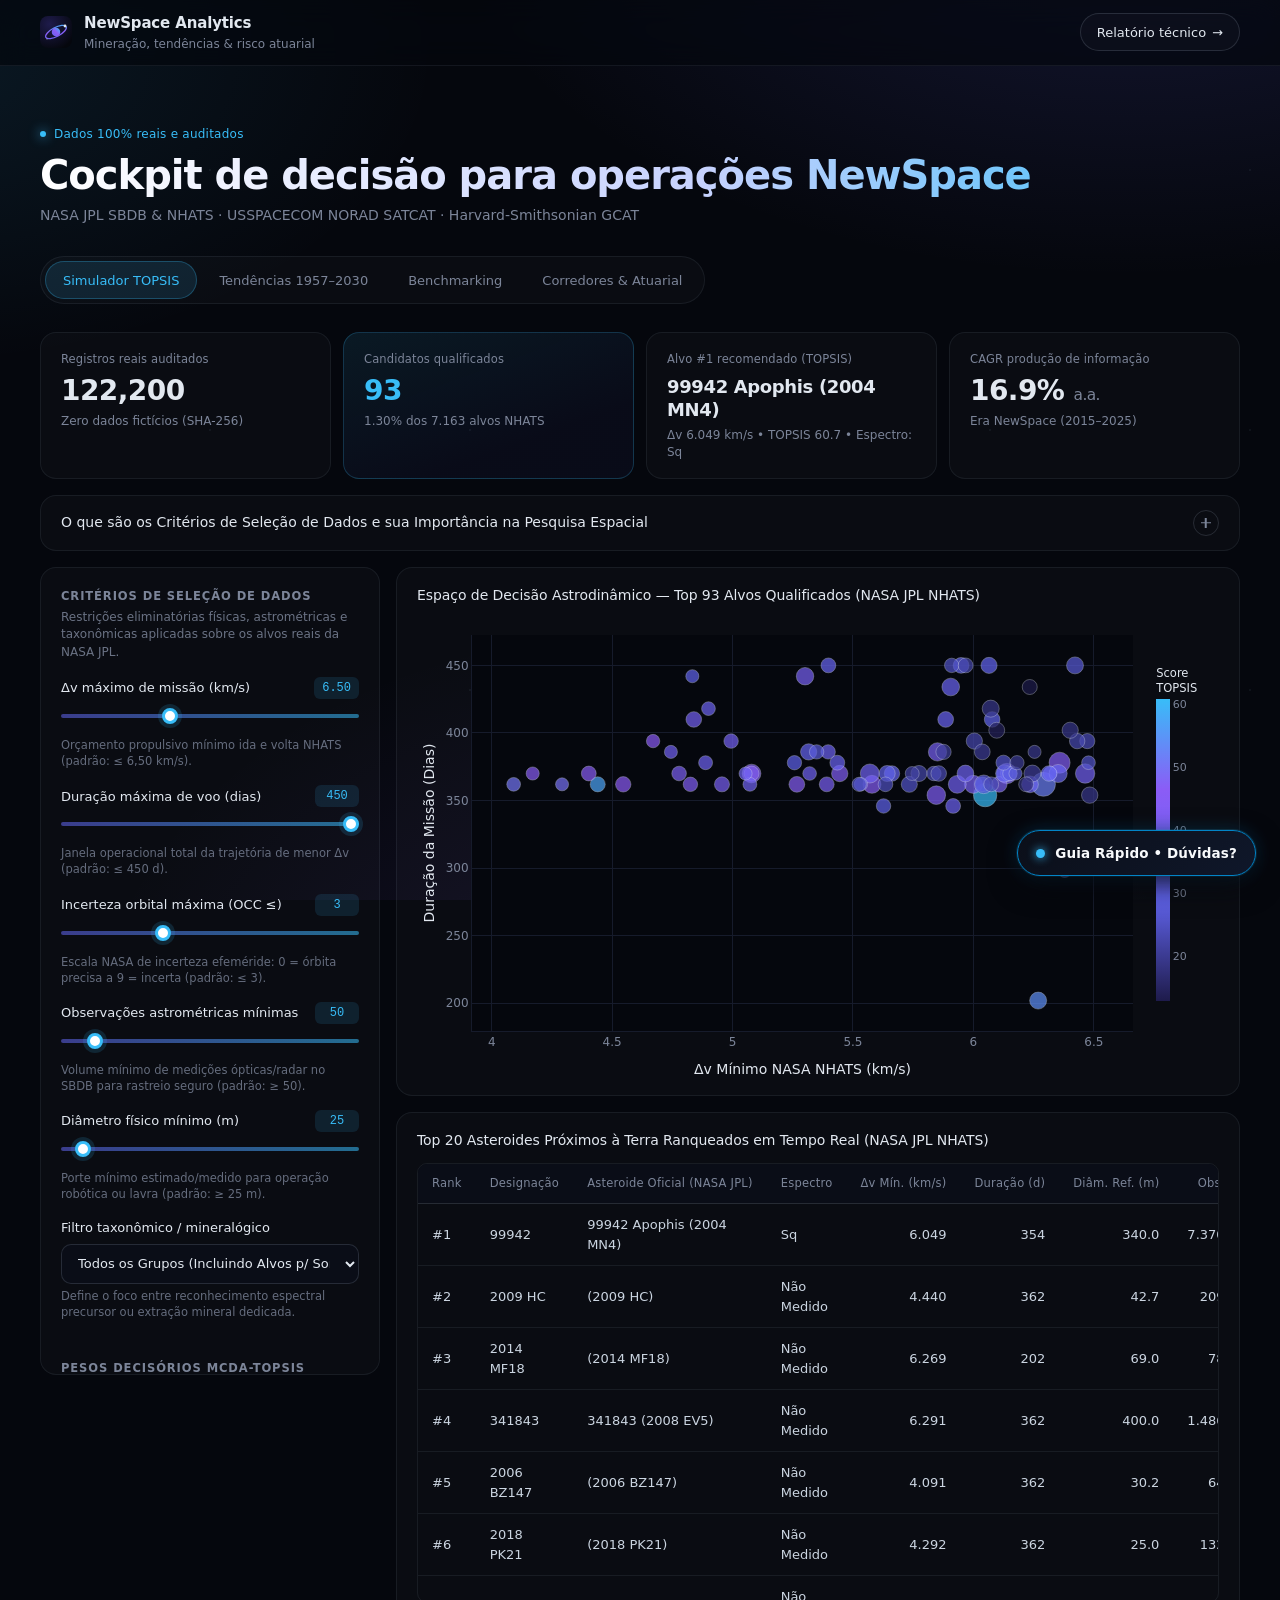
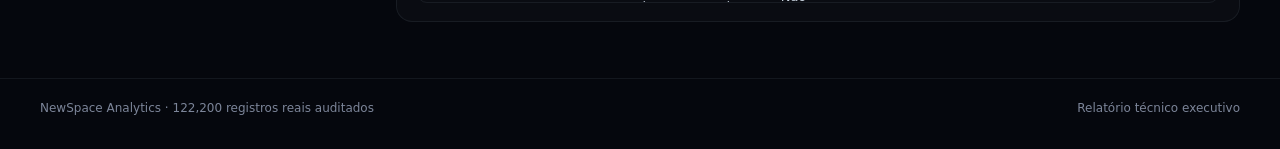
<file: docs/index.html>
<!DOCTYPE html>
<html lang="pt-BR">
<head>
<meta charset="utf-8">
<meta name="viewport" content="width=device-width, initial-scale=1.0">
<meta name="theme-color" content="#05070D">
<title>NewSpace Analytics Cockpit — Benchmarking, Tendências &amp; Decisão Multicritério</title>
<link rel="icon" type="image/svg+xml" href="favicon.svg">
<link rel="alternate icon" href="data:image/svg+xml,%3Csvg%20xmlns%3D%22http%3A//www.w3.org/2000/svg%22%20viewBox%3D%220%200%2064%2064%22%3E%0A%20%20%3Cdefs%3E%0A%20%20%20%20%3CradialGradient%20id%3D%22bg%22%20cx%3D%2230%25%22%20cy%3D%2225%25%22%20r%3D%2285%25%22%3E%0A%20%20%20%20%20%20%3Cstop%20offset%3D%220%25%22%20stop-color%3D%22%231E1B4B%22/%3E%0A%20%20%20%20%20%20%3Cstop%20offset%3D%22100%25%22%20stop-color%3D%22%2305070D%22/%3E%0A%20%20%20%20%3C/radialGradient%3E%0A%20%20%20%20%3ClinearGradient%20id%3D%22orb%22%20x1%3D%220%25%22%20y1%3D%22100%25%22%20x2%3D%22100%25%22%20y2%3D%220%25%22%3E%0A%20%20%20%20%20%20%3Cstop%20offset%3D%220%25%22%20stop-color%3D%22%236366F1%22/%3E%0A%20%20%20%20%20%20%3Cstop%20offset%3D%2250%25%22%20stop-color%3D%22%238B5CF6%22/%3E%0A%20%20%20%20%20%20%3Cstop%20offset%3D%22100%25%22%20stop-color%3D%22%2338BDF8%22/%3E%0A%20%20%20%20%3C/linearGradient%3E%0A%20%20%3C/defs%3E%0A%20%20%3Crect%20width%3D%2264%22%20height%3D%2264%22%20rx%3D%2216%22%20fill%3D%22url%28%23bg%29%22/%3E%0A%20%20%3Cellipse%20cx%3D%2232%22%20cy%3D%2232%22%20rx%3D%2223%22%20ry%3D%229%22%20transform%3D%22rotate%28-28%2032%2032%29%22%20fill%3D%22none%22%20stroke%3D%22url%28%23orb%29%22%20stroke-width%3D%222.6%22/%3E%0A%20%20%3Ccircle%20cx%3D%2232%22%20cy%3D%2232%22%20r%3D%228.5%22%20fill%3D%22url%28%23orb%29%22/%3E%0A%20%20%3Ccircle%20cx%3D%2250%22%20cy%3D%2220%22%20r%3D%222.8%22%20fill%3D%22%23E2E8F0%22/%3E%0A%20%20%3Ccircle%20cx%3D%2214%22%20cy%3D%2246%22%20r%3D%221.2%22%20fill%3D%22%23E2E8F0%22%20opacity%3D%220.6%22/%3E%0A%3C/svg%3E">
<link rel="stylesheet" href="assets/css/dashboard.css?v=51546fa5">
<link rel="stylesheet" href="assets/css/nsa-chatbot.css?v=51546fa5">
<script defer src="assets/vendor/plotly.min.js?v=4.1.1"></script>
<script defer src="assets/data/dashboard-data.js?v=51546fa5"></script>
<script defer src="assets/js/data-loader.js?v=51546fa5"></script>
<script defer src="assets/js/topsis-engine.js?v=51546fa5"></script>
<script defer src="assets/js/table-renderer.js?v=51546fa5"></script>
<script defer src="assets/js/chart-renderer.js?v=51546fa5"></script>
<script defer src="assets/js/ui-controller.js?v=51546fa5"></script>
<script defer src="assets/js/nsa-chatbot.js?v=51546fa5"></script>
</head>
<body>
<div class="space-backdrop" aria-hidden="true"></div>

<header class="topbar">
  <div class="topbar-inner">
    <a class="brand" href="./" aria-label="NewSpace Analytics — início">
      <span class="brand-logo"><svg xmlns="http://www.w3.org/2000/svg" viewBox="0 0 64 64">
  <defs>
    <radialGradient id="bg" cx="30%" cy="25%" r="85%">
      <stop offset="0%" stop-color="#1E1B4B"/>
      <stop offset="100%" stop-color="#05070D"/>
    </radialGradient>
    <linearGradient id="orb" x1="0%" y1="100%" x2="100%" y2="0%">
      <stop offset="0%" stop-color="#6366F1"/>
      <stop offset="50%" stop-color="#8B5CF6"/>
      <stop offset="100%" stop-color="#38BDF8"/>
    </linearGradient>
  </defs>
  <rect width="64" height="64" rx="16" fill="url(#bg)"/>
  <ellipse cx="32" cy="32" rx="23" ry="9" transform="rotate(-28 32 32)" fill="none" stroke="url(#orb)" stroke-width="2.6"/>
  <circle cx="32" cy="32" r="8.5" fill="url(#orb)"/>
  <circle cx="50" cy="20" r="2.8" fill="#E2E8F0"/>
  <circle cx="14" cy="46" r="1.2" fill="#E2E8F0" opacity="0.6"/>
</svg></span>
      <span class="brand-text">
        <span class="brand-title">NewSpace Analytics</span>
        <span class="brand-sub">Mineração, tendências &amp; risco atuarial</span>
      </span>
    </a>
    <a class="report-btn" href="relatorio.html">Relatório técnico <span aria-hidden="true">&rarr;</span></a>
  </div>
</header>

<section class="hero">
  <span class="eyebrow">Dados 100% reais e auditados</span>
  <h1 class="hero-title">Cockpit de decisão para operações NewSpace</h1>
  <p class="hero-sub">NASA JPL SBDB &amp; NHATS &middot; USSPACECOM NORAD SATCAT &middot; Harvard-Smithsonian GCAT</p>
</section>

<nav class="tabs" aria-label="Seções do painel">
  <div class="tabs-inner">
    <button type="button" class="tab-btn active" data-tab="tab-sim" title="Simulador Customizável TOPSIS (Prospecção)">Simulador TOPSIS</button>
    <button type="button" class="tab-btn" data-tab="tab-trends" title="Tendência de Produção de Informações (1957–2030)">Tendências 1957–2030</button>
    <button type="button" class="tab-btn" data-tab="tab-bench" title="Benchmarking da Mineração &amp; Motores">Benchmarking</button>
    <button type="button" class="tab-btn" data-tab="tab-actuarial" title="Corredores Orbitais &amp; Matriz Atuarial">Corredores &amp; Atuarial</button>
  </div>
</nav>

<main>
  <div id="app-error-banner" class="error-banner" role="alert"></div>

  <!-- TAB 1: CUSTOMIZABLE INTERACTIVE SIMULATOR -->
  <section id="tab-sim" class="tab-panel active">
    <div class="kpi-row">
      <div class="kpi"><div class="lbl">Registros reais auditados</div><div class="val">122,200</div><div class="hint">Zero dados fictícios (SHA-256)</div></div>
      <div class="kpi kpi-accent"><div class="lbl">Candidatos qualificados</div><div class="val" id="kpi-cand-count">-</div><div class="hint" id="kpi-retention">-</div></div>
      <div class="kpi"><div class="lbl">Alvo #1 recomendado (TOPSIS)</div><div class="val val-compact" id="kpi-top1-name">-</div><div class="hint" id="kpi-top1-meta">-</div></div>
      <div class="kpi"><div class="lbl">CAGR produção de informação</div><div class="val">16.9% <small>a.a.</small></div><div class="hint">Era NewSpace (2015–2025)</div></div>
    </div>

    <details class="criteria-intro-card">
      <summary>
        <h2 class="criteria-intro-title">O que são os Critérios de Seleção de Dados e sua Importância na Pesquisa Espacial</h2>
        <span class="summary-toggle" aria-hidden="true"></span>
      </summary>
      <p class="criteria-intro-lead">
        Na ciência de dados aeroespacial, os <strong>critérios de seleção de dados</strong> são filtros físicos, astrométricos e estatísticos aplicados sobre grandes catálogos brutos (43,072 asteroides próximos à Terra na base <em>NASA JPL SBDB</em> e 7,163 alvos com soluções balísticas completas no <em>NASA NHATS</em>) para isolar apenas objetos operacionalmente alcançáveis e com efemérides confiáveis. Como a produção de informações espaciais cresce exponencialmente mas apresenta forte assimetria observacional, essa triagem prévia impede que algoritmos de decisão (<em>MCDA-TOPSIS</em>) ranqueiem alvos energeticamente inviáveis ou com alto risco de perda navegacional.
      </p>
      <div class="criteria-pillars">
        <div class="criteria-pillar">
          <strong>1. Viabilidade Astrodinâmica (&Delta;v &amp; Janela)</strong>
          Restringe a análise a missões compatíveis com a capacidade propulsiva atual (&Delta;v &le; 6,50 km/s, comparável à transferência cislunar, e duração &le; 450 dias), reduzindo massa de propelente e custo de lançamento.
        </div>
        <div class="criteria-pillar">
          <strong>2. Precisão Navegacional (OCC &amp; Astrometria)</strong>
          Filtra incertezas orbitais elevadas ao exigir <em>Orbit Condition Code</em> OCC &le; 3 (escala NASA de 0 a 9) e &ge; 50 observações confirmadas, convertendo densidade de dados em segurança de guiagem e encontro orbital.
        </div>
        <div class="criteria-pillar">
          <strong>3. Aplicação Mineralógica, ISRU &amp; Atuarial</strong>
          Qualifica corpos com escala útil (&ge; 25 m) para sondas precursoras de reconhecimento espectral ou extração de recursos (água/voláteis no Complexo-C e metais em S/X), apoiando a subscrição securitária da missão.
        </div>
      </div>
    </details>

    <div class="sim-layout">
      <aside class="control-box">
        <button type="button" class="mobile-filter-toggle" id="btn-filter-toggle" aria-expanded="true">
          <span>Critérios &amp; pesos TOPSIS</span>
          <span id="filter-toggle-icon">&#9652; Ocultar</span>
        </button>
        <div class="ctrl-body" id="ctrl-body">
          <div class="ctrl-columns">
            <div class="ctrl-col">
              <h3>Critérios de Seleção de Dados</h3>
              <p class="ctrl-section-note">Restrições eliminatórias físicas, astrométricas e taxonômicas aplicadas sobre os alvos reais da NASA JPL.</p>
              <div class="ctrl-group">
                <label for="ctrl-dv"><span>&Delta;v máximo de missão (km/s)</span><strong id="lbl-dv">6.50</strong></label>
                <input type="range" id="ctrl-dv" min="4.0" max="11.0" step="0.25" value="6.5">
                <span class="ctrl-hint">Orçamento propulsivo mínimo ida e volta NHATS (padrão: &le; 6,50 km/s).</span>
              </div>
              <div class="ctrl-group">
                <label for="ctrl-dur"><span>Duração máxima de voo (dias)</span><strong id="lbl-dur">450</strong></label>
                <input type="range" id="ctrl-dur" min="120" max="450" step="30" value="450">
                <span class="ctrl-hint">Janela operacional total da trajetória de menor &Delta;v (padrão: &le; 450 d).</span>
              </div>
              <div class="ctrl-group">
                <label for="ctrl-occ"><span>Incerteza orbital máxima (OCC &le;)</span><strong id="lbl-occ">3</strong></label>
                <input type="range" id="ctrl-occ" min="0" max="9" step="1" value="3">
                <span class="ctrl-hint">Escala NASA de incerteza efeméride: 0 = órbita precisa a 9 = incerta (padrão: &le; 3).</span>
              </div>
              <div class="ctrl-group">
                <label for="ctrl-obs"><span>Observações astrométricas mínimas</span><strong id="lbl-obs">50</strong></label>
                <input type="range" id="ctrl-obs" min="5" max="500" step="5" value="50">
                <span class="ctrl-hint">Volume mínimo de medições ópticas/radar no SBDB para rastreio seguro (padrão: &ge; 50).</span>
              </div>
              <div class="ctrl-group">
                <label for="ctrl-diam"><span>Diâmetro físico mínimo (m)</span><strong id="lbl-diam">25</strong></label>
                <input type="range" id="ctrl-diam" min="5" max="400" step="5" value="25">
                <span class="ctrl-hint">Porte mínimo estimado/medido para operação robótica ou lavra (padrão: &ge; 25 m).</span>
              </div>
              <div class="ctrl-group">
                <label for="ctrl-grp"><span>Filtro taxonômico / mineralógico</span></label>
                <select id="ctrl-grp">
                  <option value="ALL">Todos os Grupos (Incluindo Alvos p/ Sonda Precursora)</option>
                  <option value="KNOWN">Apenas Espectrografados Confirmados pela NASA</option>
                  <option value="Complexo-C">Complexo-C (Voláteis &amp; Água ISRU)</option>
                  <option value="Complexo-S">Complexo-S (Silicatados &amp; Rochosos)</option>
                  <option value="Complexo-X/M">Complexo-X/M (Metálicos / Grupo da Platina)</option>
                </select>
                <span class="ctrl-hint">Define o foco entre reconhecimento espectral precursor ou extração mineral dedicada.</span>
              </div>
            </div>

            <div class="ctrl-col">
              <h3>Pesos Decisórios MCDA-TOPSIS</h3>
              <p class="ctrl-section-note">Importância relativa na ordenação dos alvos qualificados (normalização automática para soma = 100%).</p>
              <div class="ctrl-group">
                <label for="ctrl-w1"><span>Eficiência astrodinâmica (&Delta;v)</span><strong id="lbl-w1">0.40</strong></label>
                <input type="range" id="ctrl-w1" min="0.05" max="1.0" step="0.05" value="0.40">
                <span class="ctrl-hint">Prioriza menor energia propulsiva combinada à menor duração de missão.</span>
              </div>
              <div class="ctrl-group">
                <label for="ctrl-w2"><span>Maturidade da informação</span><strong id="lbl-w2">0.25</strong></label>
                <input type="range" id="ctrl-w2" min="0.05" max="1.0" step="0.05" value="0.25">
                <span class="ctrl-hint">Valoriza arco observacional longo, baixo OCC, espectroscopia e diâmetro medido.</span>
              </div>
              <div class="ctrl-group">
                <label for="ctrl-w3"><span>Porte físico mineral</span><strong id="lbl-w3">0.20</strong></label>
                <input type="range" id="ctrl-w3" min="0.05" max="1.0" step="0.05" value="0.20">
                <span class="ctrl-hint">Valoriza maior volume potencial de recursos minerais/voláteis (escala logarítmica).</span>
              </div>
              <div class="ctrl-group">
                <label for="ctrl-w4"><span>Redundância de janelas</span><strong id="lbl-w4">0.15</strong></label>
                <input type="range" id="ctrl-w4" min="0.05" max="1.0" step="0.05" value="0.15">
                <span class="ctrl-hint">Valoriza quantidade de soluções balísticas alternativas para flexibilidade de lançamento.</span>
              </div>

              <div class="ctrl-actions">
                <button type="button" class="action-btn" id="btn-export-csv">Exportar seleção (CSV)</button>
                <button type="button" class="action-btn secondary" id="btn-reset-defaults">Restaurar critérios padrão</button>
              </div>
            </div>
          </div>
        </div>
      </aside>

      <div class="sim-results">
        <div class="chart-card">
          <div class="section-subtitle" id="sim-scatter-title">Espaço de Decisão Astrodinâmico — Alvos Qualificados (NASA JPL NHATS)</div>
          <div id="plot-sim-scatter" class="plot-box"></div>
        </div>
        <div class="chart-card">
          <div class="section-subtitle">Top 20 Asteroides Próximos à Terra Ranqueados em Tempo Real (NASA JPL NHATS)</div>
          <div class="mobile-scroll-hint">&harr; Deslize lateralmente para ver todas as métricas</div>
          <div class="table-wrap table-scroll-y">
            <table class="ranking-tbl">
              <thead>
                <tr>
                  <th class="txt-col">Rank</th>
                  <th class="txt-col">Designação</th>
                  <th class="txt-col">Asteroide Oficial (NASA JPL)</th>
                  <th class="txt-col">Espectro</th>
                  <th class="num-col">&Delta;v Mín. (km/s)</th>
                  <th class="num-col">Duração (d)</th>
                  <th class="num-col">Diâm. Ref. (m)</th>
                  <th class="num-col">Obs.</th>
                  <th class="num-col">OCC</th>
                  <th class="num-col">Score TOPSIS</th>
                </tr>
              </thead>
              <tbody id="tbl-sim-body"></tbody>
            </table>
          </div>
        </div>
      </div>
    </div>
  </section>

  <!-- TAB 2: INFORMATION PRODUCTION TRENDS -->
  <section id="tab-trends" class="tab-panel">
    <div class="chart-card">
      <div class="section-subtitle">Tendência Empírica de Produção de Informações Espaciais e Projeção 2030</div>
      <div id="plot-trends" class="plot-box"></div>
    </div>
    <div class="grid-2">
      <div class="chart-card">
        <div class="section-subtitle">Lei Informação &times; Risco: Observações por Nível de Incerteza OCC</div>
        <div id="plot-obs-law" class="plot-box"></div>
      </div>
      <div class="chart-card">
        <div class="section-subtitle">Bifurcação de Tráfego nos Corredores Orbitais (Ativos vs Detritos)</div>
        <div id="plot-corridors-tr" class="plot-box"></div>
      </div>
    </div>
    <div class="chart-card">
      <div class="section-subtitle">Comparativo Estrutural de Produção de Informações entre as Eras Espaciais (1957–2025)</div>
      <div class="mobile-scroll-hint">&harr; Deslize lateralmente para ver todas as métricas</div><div class="table-wrap"><table class="data-table"><thead><tr><th class="txt-col">Era Espacial</th><th class="num-col">Anos</th><th class="num-col">Objetos Orbitais / Ano</th><th class="num-col">Satélites (PAY) / Ano</th><th class="num-col">NEOs Descobertos / Ano</th><th class="num-col">Cargas / Voo</th><th class="num-col">Sucesso Médio</th><th class="num-col">Índice Info</th></tr></thead><tbody><tr><td class="txt-col">1. Era Estatal Clássica (1957–1990)</td><td class="num-col">34</td><td class="num-col">783.2</td><td class="num-col">121.9</td><td class="num-col">12.1</td><td class="num-col">1.71</td><td class="num-col">86.09%</td><td class="num-col">49.3</td></tr><tr><td class="txt-col">2. Transição Comercial (1991–2014)</td><td class="num-col">24</td><td class="num-col">804.4</td><td class="num-col">136.5</td><td class="num-col">544.9</td><td class="num-col">1.98</td><td class="num-col">93.80%</td><td class="num-col">83.5</td></tr><tr><td class="txt-col">3. Era NewSpace Exponencial (2015–2026)</td><td class="num-col">11</td><td class="num-col">1,949.7</td><td class="num-col">1,563.4</td><td class="num-col">2,475.7</td><td class="num-col">8.87</td><td class="num-col">94.81%</td><td class="num-col">340.8</td></tr></tbody></table></div>
    </div>
  </section>

  <!-- TAB 3: DATA MINING BENCHMARK -->
  <section id="tab-bench" class="tab-panel">
    <div class="kpi-row kpi-3">
      <div class="kpi kpi-accent"><div class="lbl">Motor analítico mais rápido</div><div class="val val-compact">Polars (Lazy Parquet)</div><div class="hint">Latência total: 10.06 ms (4.1x speedup)</div></div>
      <div class="kpi"><div class="lbl">Melhor clusterização NHATS</div><div class="val val-compact">Bisecting K-Means (k=4)</div><div class="hint">Silhouette: 0.2326</div></div>
      <div class="kpi"><div class="lbl">Melhor classificador atuarial</div><div class="val val-compact">Reg. Logística L2</div><div class="hint">ROC-AUC: 0.7846 | Brier: 0.05851</div></div>
    </div>
    <div class="grid-2">
      <div class="chart-card">
        <div class="section-subtitle">Desempenho de Consulta: Motores Analíticos &amp; Relacionais</div>
        <div id="plot-eng-lat" class="plot-box"></div>
      </div>
      <div class="chart-card">
        <div class="section-subtitle">Eficiência de Armazenamento &amp; Compressão Física</div>
        <div id="plot-eng-sto" class="plot-box"></div>
      </div>
    </div>
    <div class="grid-2">
      <div class="chart-card">
        <div class="section-subtitle">Modelos Preditivos de Sinistro Atuarial (7.418 Voos — 5-Fold CV)</div>
        <div id="plot-ml-clf" class="plot-box"></div>
      </div>
      <div class="chart-card">
        <div class="section-subtitle">Importância Empírica dos Fatores de Risco de Lançamento</div>
        <div id="plot-ml-imp" class="plot-box"></div>
      </div>
    </div>
  </section>

  <!-- TAB 4: ORBITAL CORRIDORS & ACTUARIAL MATRIX -->
  <section id="tab-actuarial" class="tab-panel">
    <div class="grid-2">
      <div class="chart-card">
        <div class="section-subtitle">Matriz Integrada de Subscrição Atuarial: Retorno TOPSIS vs Risco Operacional</div>
        <div id="plot-actuarial-mat" class="plot-box"></div>
      </div>
      <div class="chart-card">
        <div class="section-subtitle">Bifurcação de Tráfego nos Corredores Orbitais (NORAD SATCAT)</div>
        <div id="plot-corridors-act" class="plot-box"></div>
      </div>
    </div>
    <div class="chart-card">
      <div class="section-subtitle">Cenários Integrados de Subscrição Atuarial (Alvo &times; Veículo &times; Corredor Cislunar)</div>
      <div class="mobile-scroll-hint">&harr; Deslize lateralmente para ver todas as métricas</div><div class="table-wrap"><table class="data-table"><thead><tr><th class="txt-col">Cenário</th><th class="txt-col">Asteroide Alvo</th><th class="txt-col">Veículo Lançador</th><th class="txt-col">Corredor</th><th class="num-col">Δv (km/s)</th><th class="num-col">Wilson 95%</th><th class="num-col">Score TOPSIS</th><th class="num-col">Risco Combinado</th><th class="num-col">Rating</th></tr></thead><tbody><tr><td class="txt-col">NS_SCEN_001</td><td class="txt-col">99942 Apophis (2004 MN4)</td><td class="txt-col">Falcon 9</td><td class="txt-col">HEO / Cislunar</td><td class="num-col">6.049</td><td class="num-col">98.75%</td><td class="num-col">60.62</td><td class="num-col">24.07</td><td class="num-col">A</td></tr><tr><td class="txt-col">NS_SCEN_002</td><td class="txt-col">99942 Apophis (2004 MN4)</td><td class="txt-col">Chang Zheng 2D</td><td class="txt-col">HEO / Cislunar</td><td class="num-col">6.049</td><td class="num-col">94.65%</td><td class="num-col">60.62</td><td class="num-col">31.24</td><td class="num-col">BB</td></tr><tr><td class="txt-col">NS_SCEN_003</td><td class="txt-col">99942 Apophis (2004 MN4)</td><td class="txt-col">Chang Zheng 2C</td><td class="txt-col">HEO / Cislunar</td><td class="num-col">6.049</td><td class="num-col">92.73%</td><td class="num-col">60.62</td><td class="num-col">34.60</td><td class="num-col">BB</td></tr><tr><td class="txt-col">NS_SCEN_004</td><td class="txt-col">(2009 HC)</td><td class="txt-col">Falcon 9</td><td class="txt-col">HEO / Cislunar</td><td class="num-col">4.440</td><td class="num-col">98.75%</td><td class="num-col">57.25</td><td class="num-col">29.59</td><td class="num-col">A</td></tr><tr><td class="txt-col">NS_SCEN_005</td><td class="txt-col">(2009 HC)</td><td class="txt-col">Chang Zheng 2D</td><td class="txt-col">HEO / Cislunar</td><td class="num-col">4.440</td><td class="num-col">94.65%</td><td class="num-col">57.25</td><td class="num-col">36.76</td><td class="num-col">BB</td></tr><tr><td class="txt-col">NS_SCEN_006</td><td class="txt-col">(2009 HC)</td><td class="txt-col">Chang Zheng 2C</td><td class="txt-col">HEO / Cislunar</td><td class="num-col">4.440</td><td class="num-col">92.73%</td><td class="num-col">57.25</td><td class="num-col">40.12</td><td class="num-col">B</td></tr><tr><td class="txt-col">NS_SCEN_007</td><td class="txt-col">(2014 MF18)</td><td class="txt-col">Falcon 9</td><td class="txt-col">HEO / Cislunar</td><td class="num-col">6.269</td><td class="num-col">98.75%</td><td class="num-col">54.10</td><td class="num-col">29.46</td><td class="num-col">A</td></tr><tr><td class="txt-col">NS_SCEN_008</td><td class="txt-col">(2014 MF18)</td><td class="txt-col">Chang Zheng 2D</td><td class="txt-col">HEO / Cislunar</td><td class="num-col">6.269</td><td class="num-col">94.65%</td><td class="num-col">54.10</td><td class="num-col">36.63</td><td class="num-col">BB</td></tr><tr><td class="txt-col">NS_SCEN_009</td><td class="txt-col">(2014 MF18)</td><td class="txt-col">Chang Zheng 2C</td><td class="txt-col">HEO / Cislunar</td><td class="num-col">6.269</td><td class="num-col">92.73%</td><td class="num-col">54.10</td><td class="num-col">39.99</td><td class="num-col">BB</td></tr><tr><td class="txt-col">NS_SCEN_010</td><td class="txt-col">341843 (2008 EV5)</td><td class="txt-col">Falcon 9</td><td class="txt-col">HEO / Cislunar</td><td class="num-col">6.291</td><td class="num-col">98.75%</td><td class="num-col">51.52</td><td class="num-col">28.57</td><td class="num-col">A</td></tr><tr><td class="txt-col">NS_SCEN_011</td><td class="txt-col">341843 (2008 EV5)</td><td class="txt-col">Chang Zheng 2D</td><td class="txt-col">HEO / Cislunar</td><td class="num-col">6.291</td><td class="num-col">94.65%</td><td class="num-col">51.52</td><td class="num-col">35.75</td><td class="num-col">BB</td></tr><tr><td class="txt-col">NS_SCEN_012</td><td class="txt-col">341843 (2008 EV5)</td><td class="txt-col">Chang Zheng 2C</td><td class="txt-col">HEO / Cislunar</td><td class="num-col">6.291</td><td class="num-col">92.73%</td><td class="num-col">51.52</td><td class="num-col">39.11</td><td class="num-col">BB</td></tr></tbody></table></div>
    </div>
  </section>
</main>

<footer class="site-footer">
  <span>NewSpace Analytics &middot; 122,200 registros reais auditados</span>
  <a href="relatorio.html">Relatório técnico executivo</a>
</footer>
</body>
</html>
</file>
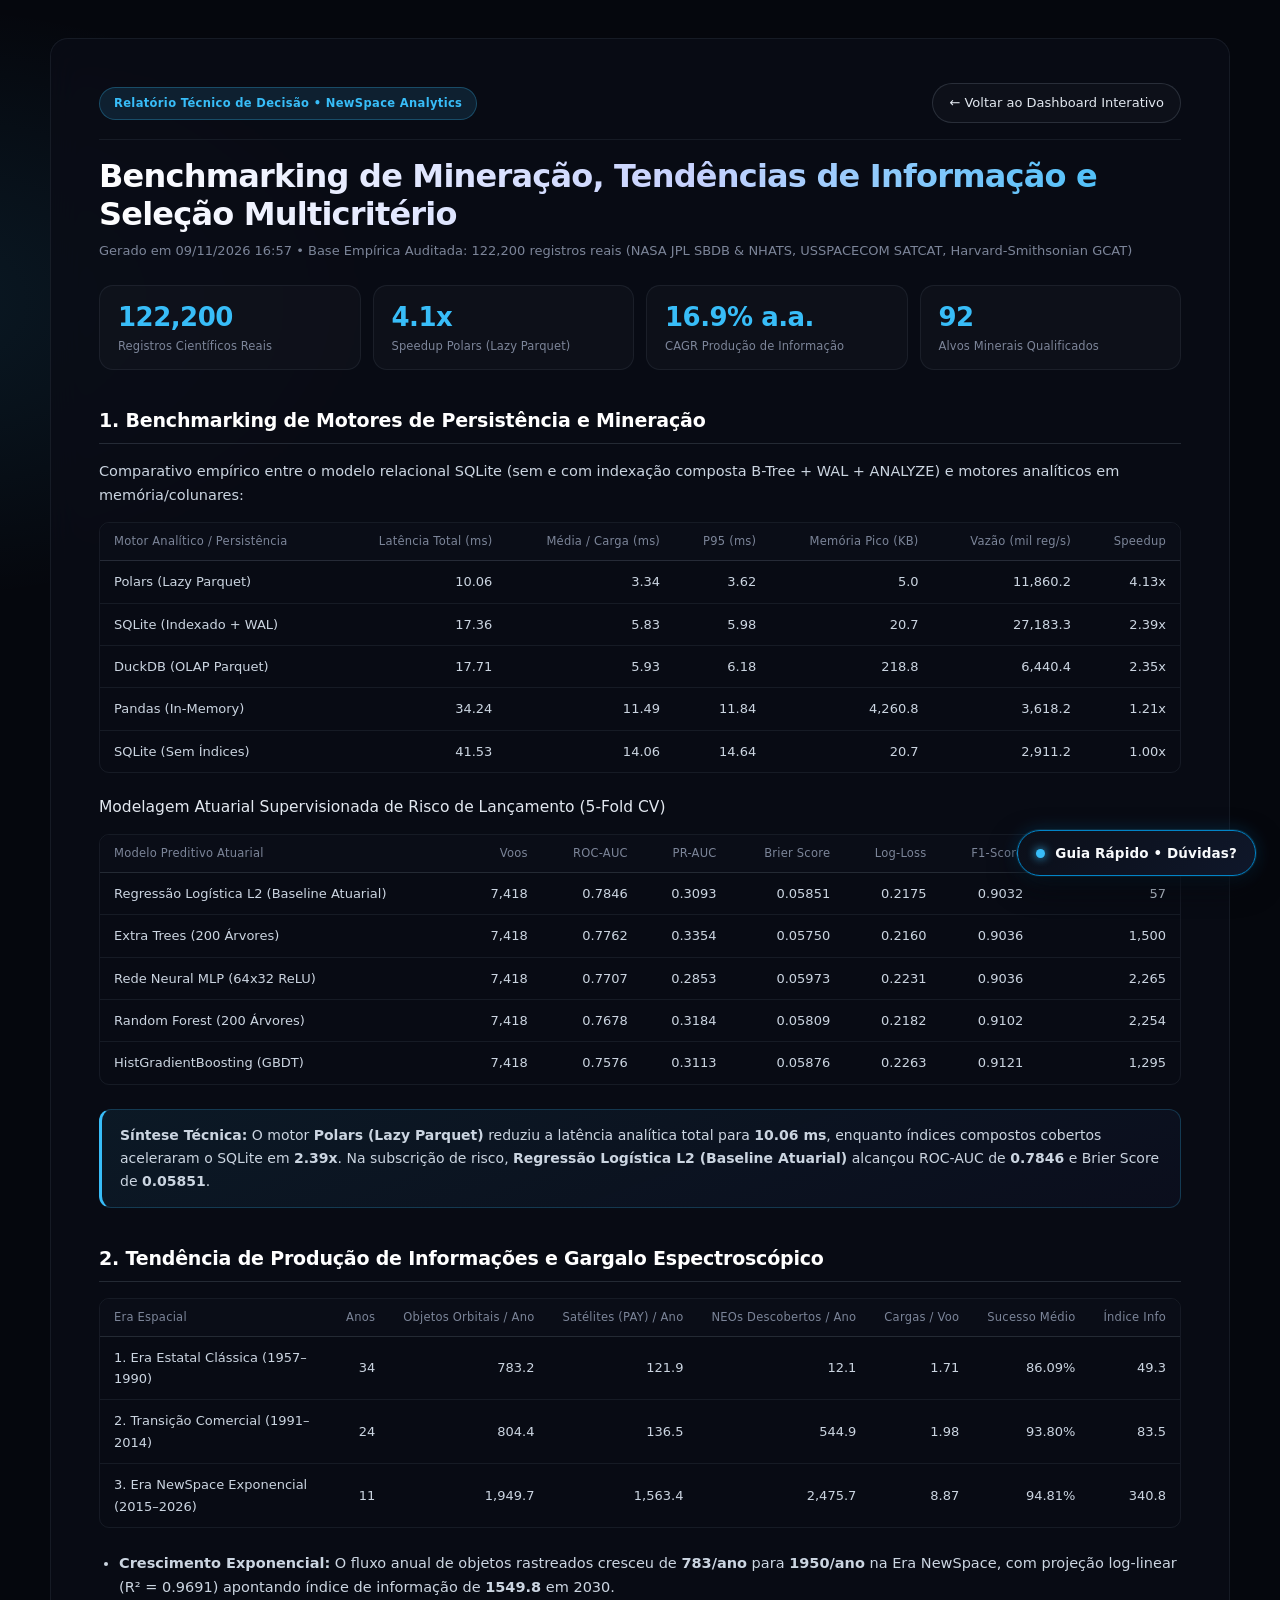
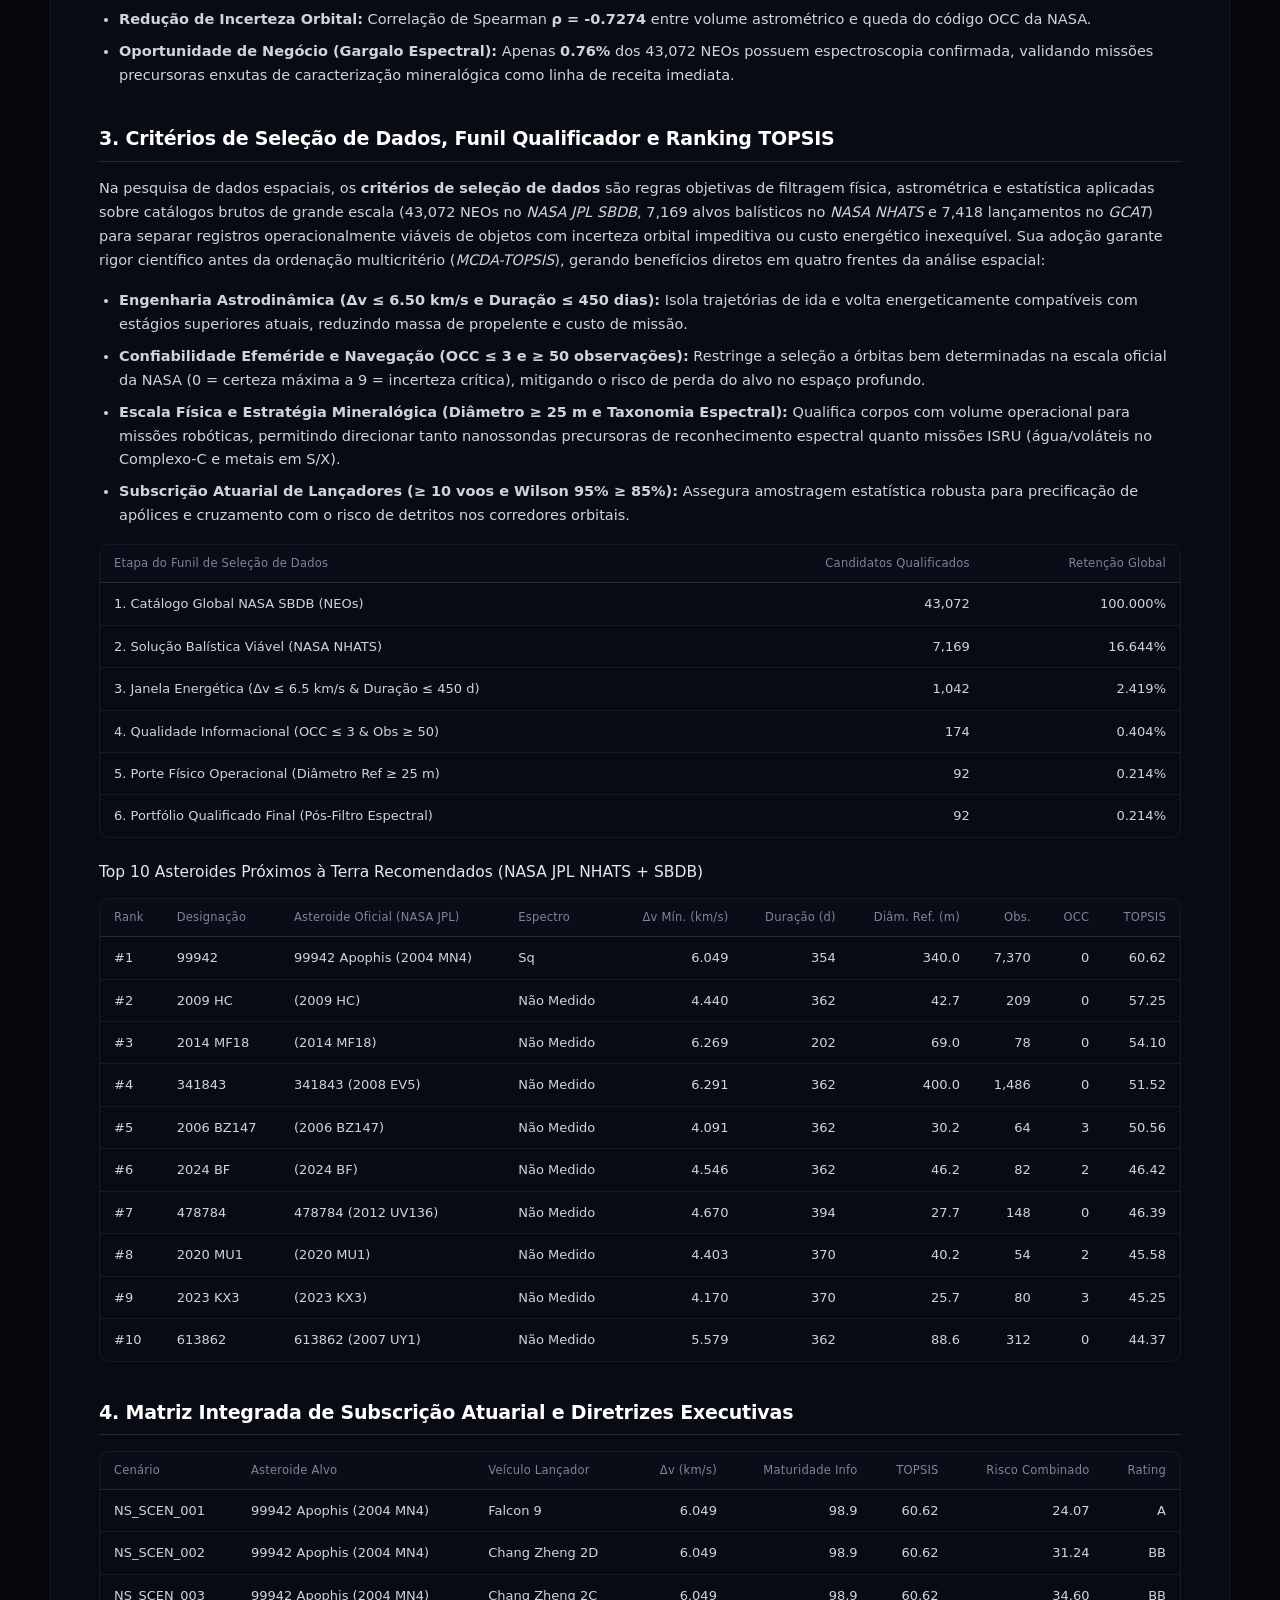
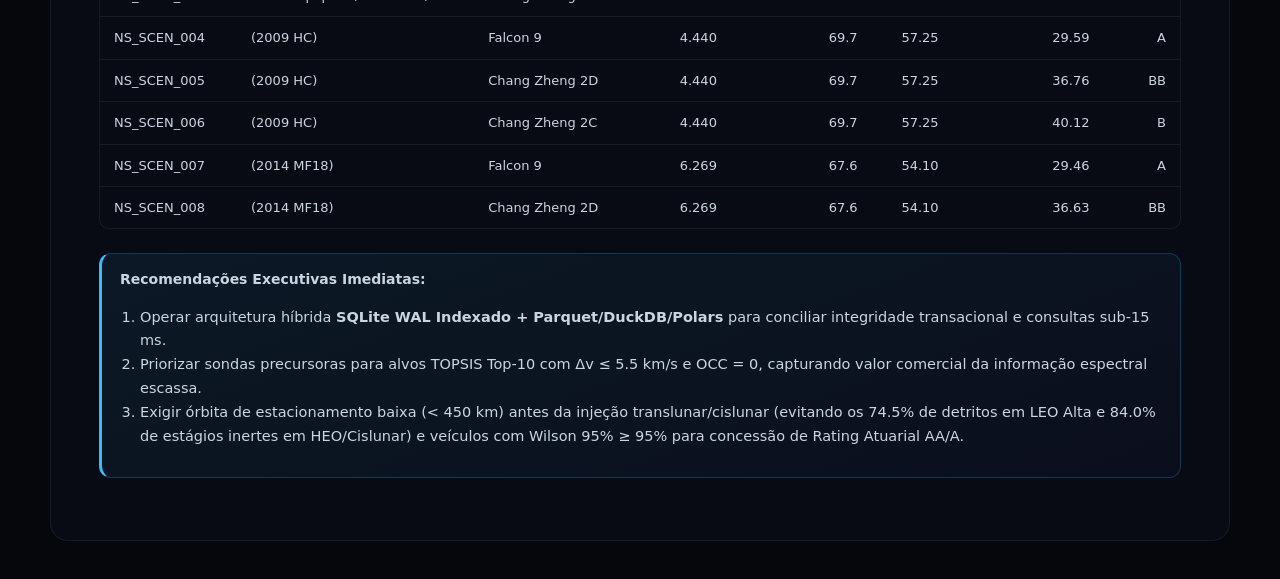
<file: docs/relatorio.html>
<!DOCTYPE html>
<html lang="pt-BR">
<head>
<meta charset="utf-8">
<meta name="viewport" content="width=device-width, initial-scale=1.0">
<title>Relatório Técnico Executivo — Operações NewSpace</title>
<link rel="icon" type="image/svg+xml" href="favicon.svg">
<link rel="alternate icon" href="data:image/svg+xml,%3Csvg%20xmlns%3D%22http%3A//www.w3.org/2000/svg%22%20viewBox%3D%220%200%2064%2064%22%3E%0A%20%20%3Cdefs%3E%0A%20%20%20%20%3CradialGradient%20id%3D%22bg%22%20cx%3D%2230%25%22%20cy%3D%2225%25%22%20r%3D%2285%25%22%3E%0A%20%20%20%20%20%20%3Cstop%20offset%3D%220%25%22%20stop-color%3D%22%231E1B4B%22/%3E%0A%20%20%20%20%20%20%3Cstop%20offset%3D%22100%25%22%20stop-color%3D%22%2305070D%22/%3E%0A%20%20%20%20%3C/radialGradient%3E%0A%20%20%20%20%3ClinearGradient%20id%3D%22orb%22%20x1%3D%220%25%22%20y1%3D%22100%25%22%20x2%3D%22100%25%22%20y2%3D%220%25%22%3E%0A%20%20%20%20%20%20%3Cstop%20offset%3D%220%25%22%20stop-color%3D%22%236366F1%22/%3E%0A%20%20%20%20%20%20%3Cstop%20offset%3D%2250%25%22%20stop-color%3D%22%238B5CF6%22/%3E%0A%20%20%20%20%20%20%3Cstop%20offset%3D%22100%25%22%20stop-color%3D%22%2338BDF8%22/%3E%0A%20%20%20%20%3C/linearGradient%3E%0A%20%20%3C/defs%3E%0A%20%20%3Crect%20width%3D%2264%22%20height%3D%2264%22%20rx%3D%2216%22%20fill%3D%22url%28%23bg%29%22/%3E%0A%20%20%3Cellipse%20cx%3D%2232%22%20cy%3D%2232%22%20rx%3D%2223%22%20ry%3D%229%22%20transform%3D%22rotate%28-28%2032%2032%29%22%20fill%3D%22none%22%20stroke%3D%22url%28%23orb%29%22%20stroke-width%3D%222.6%22/%3E%0A%20%20%3Ccircle%20cx%3D%2232%22%20cy%3D%2232%22%20r%3D%228.5%22%20fill%3D%22url%28%23orb%29%22/%3E%0A%20%20%3Ccircle%20cx%3D%2250%22%20cy%3D%2220%22%20r%3D%222.8%22%20fill%3D%22%23E2E8F0%22/%3E%0A%20%20%3Ccircle%20cx%3D%2214%22%20cy%3D%2246%22%20r%3D%221.2%22%20fill%3D%22%23E2E8F0%22%20opacity%3D%220.6%22/%3E%0A%3C/svg%3E">
<style>
  :root {
    --bg: #05070D;
    --nebula: #1E1B4B;
    --indigo: #6366F1;
    --violet: #8B5CF6;
    --accent: #38BDF8;
    --text: #E2E8F0;
    --muted: #7C8599;
    --surface: rgba(255, 255, 255, 0.025);
    --surface-2: rgba(255, 255, 255, 0.05);
    --solid: #0A0D17;
    --border: rgba(148, 163, 184, 0.10);
    --border-strong: rgba(148, 163, 184, 0.20);
    --accent-soft: rgba(56, 189, 248, 0.12);
    --font: Inter, ui-sans-serif, system-ui, -apple-system, 'Segoe UI', Roboto, sans-serif;
  }
  * { box-sizing: border-box; }
  html { -webkit-text-size-adjust: 100%; scroll-behavior: smooth; }
  body {
    margin: 0;
    padding: clamp(16px, 3vw, 40px) clamp(12px, 3vw, 24px);
    font-family: var(--font);
    background:
      radial-gradient(1000px 580px at 88% -10%, rgba(99, 102, 241, 0.18), transparent 62%),
      radial-gradient(850px 500px at -8% 8%, rgba(56, 189, 248, 0.10), transparent 60%),
      radial-gradient(900px 640px at 50% 112%, rgba(139, 92, 246, 0.12), transparent 62%),
      var(--bg);
    color: var(--text);
    line-height: 1.65;
    -webkit-font-smoothing: antialiased;
    overflow-x: hidden;
  }
  .container {
    max-width: 1180px; margin: 0 auto;
    background: rgba(10, 13, 23, 0.82);
    backdrop-filter: blur(16px);
    -webkit-backdrop-filter: blur(16px);
    border: 1px solid var(--border);
    border-radius: 18px;
    padding: clamp(22px, 4vw, 44px) clamp(16px, 4.2vw, 48px);
  }
  .top-bar {
    display: flex; justify-content: space-between; align-items: center; flex-wrap: wrap; gap: 12px; margin-bottom: 18px;
    padding-bottom: 16px; border-bottom: 1px solid var(--border);
  }
  .badge {
    display: inline-flex; align-items: center; gap: 8px; padding: 6px 14px; border-radius: 999px;
    background: var(--accent-soft); border: 1px solid rgba(56, 189, 248, 0.28);
    color: var(--accent); font-size: 11.5px; font-weight: 600; letter-spacing: 0.03em;
  }
  .nav-link {
    display: inline-flex; align-items: center; justify-content: center; gap: 6px;
    min-height: 38px; padding: 8px 16px; border-radius: 999px; text-decoration: none;
    background: var(--surface); color: var(--text); border: 1px solid var(--border-strong);
    font-size: 13px; font-weight: 500; transition: all 0.2s;
  }
  .nav-link:hover { border-color: var(--accent); color: var(--accent); background: var(--accent-soft); }
  h1 {
    font-size: clamp(22px, 4vw, 32px); margin: 8px 0 8px; font-weight: 600; letter-spacing: -0.025em; line-height: 1.18;
    background: linear-gradient(92deg, #FFFFFF 0%, #C7D2FE 55%, var(--accent) 100%);
    -webkit-background-clip: text; background-clip: text; color: transparent;
  }
  h2 {
    font-size: clamp(16px, 2.8vw, 19px); margin-top: clamp(28px, 4vw, 38px); padding-bottom: 10px;
    border-bottom: 1px solid var(--border-strong); color: #FFFFFF; font-weight: 600; letter-spacing: -0.01em; line-height: 1.3;
  }
  h3 { font-size: clamp(14px, 2.4vw, 15.5px); color: var(--text); font-weight: 500; margin-top: 22px; line-height: 1.35; }
  p, ul li, ol li { font-size: clamp(13.5px, 2.2vw, 14.5px); color: #CBD5E1; }
  ul, ol { padding-left: 20px; }
  .meta { color: var(--muted); font-size: clamp(12px, 2vw, 13px); margin-bottom: 24px; line-height: 1.5; }
  .kpi-grid {
    display: grid;
    grid-template-columns: repeat(4, minmax(0, 1fr));
    gap: 12px;
    margin: 24px 0;
  }
  .kpi-card {
    min-width: 0;
    background: var(--surface);
    border: 1px solid var(--border); border-radius: 14px;
    padding: 16px 18px;
  }
  .kpi-val { font-size: clamp(20px, 3.2vw, 26px); font-weight: 600; color: var(--accent); letter-spacing: -0.02em; line-height: 1.18; font-variant-numeric: tabular-nums; }
  .kpi-lbl { font-size: 11.5px; color: var(--muted); margin-top: 6px; letter-spacing: 0.01em; line-height: 1.3; }
  .callout {
    background: linear-gradient(160deg, rgba(56, 189, 248, 0.08), rgba(99, 102, 241, 0.04));
    border: 1px solid rgba(56, 189, 248, 0.22); border-left: 3px solid var(--accent);
    padding: 14px 18px; border-radius: 12px; margin: 18px 0;
    font-size: clamp(13px, 2.2vw, 14px); color: #CBD5E1;
  }
  .mobile-scroll-hint {
    display: none; font-size: 11.5px; color: var(--muted); margin: 6px 0 -6px;
  }
  .table-wrap {
    width: 100%; overflow-x: auto; -webkit-overflow-scrolling: touch; overscroll-behavior-x: contain;
    margin: 14px 0 24px; border-radius: 10px; border: 1px solid var(--border);
  }
  .data-table {
    width: 100%; border-collapse: collapse; font-size: 13px; table-layout: auto;
  }
  .data-table th {
    background: var(--solid); color: var(--muted); padding: 11px 14px;
    border-bottom: 1px solid var(--border-strong); font-size: 11.5px; font-weight: 500; letter-spacing: 0.02em; line-height: 1.3; white-space: nowrap;
  }
  .data-table td {
    padding: 10px 14px; border-bottom: 1px solid var(--border);
    vertical-align: middle; color: #CBD5E1;
  }
  .data-table tbody tr:last-child td { border-bottom: 0; }
  .data-table th.txt-col, .data-table td.txt-col { text-align: left; }
  .data-table th.num-col, .data-table td.num-col {
    text-align: right; font-variant-numeric: tabular-nums; white-space: nowrap;
  }
  .data-table tbody tr:hover { background: var(--surface-2); }
  ul li { margin-bottom: 8px; }

  /* Tablet Breakpoint */
  @media (max-width: 960px) {
    .kpi-grid { grid-template-columns: repeat(2, minmax(0, 1fr)); }
    .mobile-scroll-hint { display: block; }
    .data-table th:first-child, .data-table td:first-child {
      position: sticky; left: 0; z-index: 2;
      background: var(--solid);
    }
    .data-table th:first-child { z-index: 3; }
  }

  /* Smartphone Breakpoint */
  @media (max-width: 560px) {
    .top-bar { flex-direction: column; align-items: stretch; }
    .badge { justify-content: center; text-align: center; }
    .nav-link { width: 100%; min-height: 42px; }
    .data-table th, .data-table td { padding: 9px 10px; }
    .data-table td.txt-col { min-width: 120px; }
    .data-table td:first-child { min-width: 72px; }
  }
  @media (max-width: 360px) {
    .kpi-grid { grid-template-columns: 1fr; }
  }
  @media print {
    body { background: #fff; color: #111; padding: 0; }
    .container { box-shadow: none; border: none; background: #fff; color: #111; padding: 16px; max-width: 100%; }
    .nav-link { display: none; }
    h1, h2, h3, .kpi-val { color: #1E1B4B !important; -webkit-text-fill-color: #1E1B4B !important; }
    .data-table th { background: #1E1B4B !important; color: #fff !important; -webkit-print-color-adjust: exact; }
  }
</style>
<link rel="stylesheet" href="assets/css/nsa-chatbot.css">
<script defer src="assets/js/nsa-chatbot.js"></script>
</head>
<body>
<div class="container">
  <div class="top-bar">
    <span class="badge">Relatório Técnico de Decisão • NewSpace Analytics</span>
    <a class="nav-link" href="index.html">&larr; Voltar ao Dashboard Interativo</a>
  </div>
  <h1>Benchmarking de Mineração, Tendências de Informação e Seleção Multicritério</h1>
  <div class="meta">Gerado em 09/11/2026 16:57 • Base Empírica Auditada: 122,200 registros reais (NASA JPL SBDB &amp; NHATS, USSPACECOM SATCAT, Harvard-Smithsonian GCAT)</div>

  <div class="kpi-grid">
    <div class="kpi-card"><div class="kpi-val">122,200</div><div class="kpi-lbl">Registros Científicos Reais</div></div>
    <div class="kpi-card"><div class="kpi-val">4.1x</div><div class="kpi-lbl">Speedup Polars (Lazy Parquet)</div></div>
    <div class="kpi-card"><div class="kpi-val">16.9% a.a.</div><div class="kpi-lbl">CAGR Produção de Informação</div></div>
    <div class="kpi-card"><div class="kpi-val">92</div><div class="kpi-lbl">Alvos Minerais Qualificados</div></div>
  </div>

  <h2>1. Benchmarking de Motores de Persistência e Mineração</h2>
  <p>Comparativo empírico entre o modelo relacional SQLite (sem e com indexação composta B-Tree + WAL + ANALYZE) e motores analíticos em memória/colunares:</p>
  <div class="mobile-scroll-hint">&harr; Deslize lateralmente para ver todas as métricas</div><div class="table-wrap"><table class="data-table"><thead><tr><th class="txt-col">Motor Analítico / Persistência</th><th class="num-col">Latência Total (ms)</th><th class="num-col">Média / Carga (ms)</th><th class="num-col">P95 (ms)</th><th class="num-col">Memória Pico (KB)</th><th class="num-col">Vazão (mil reg/s)</th><th class="num-col">Speedup</th></tr></thead><tbody><tr><td class="txt-col">Polars (Lazy Parquet)</td><td class="num-col">10.06</td><td class="num-col">3.34</td><td class="num-col">3.62</td><td class="num-col">5.0</td><td class="num-col">11,860.2</td><td class="num-col">4.13x</td></tr><tr><td class="txt-col">SQLite (Indexado + WAL)</td><td class="num-col">17.36</td><td class="num-col">5.83</td><td class="num-col">5.98</td><td class="num-col">20.7</td><td class="num-col">27,183.3</td><td class="num-col">2.39x</td></tr><tr><td class="txt-col">DuckDB (OLAP Parquet)</td><td class="num-col">17.71</td><td class="num-col">5.93</td><td class="num-col">6.18</td><td class="num-col">218.8</td><td class="num-col">6,440.4</td><td class="num-col">2.35x</td></tr><tr><td class="txt-col">Pandas (In-Memory)</td><td class="num-col">34.24</td><td class="num-col">11.49</td><td class="num-col">11.84</td><td class="num-col">4,260.8</td><td class="num-col">3,618.2</td><td class="num-col">1.21x</td></tr><tr><td class="txt-col">SQLite (Sem Índices)</td><td class="num-col">41.53</td><td class="num-col">14.06</td><td class="num-col">14.64</td><td class="num-col">20.7</td><td class="num-col">2,911.2</td><td class="num-col">1.00x</td></tr></tbody></table></div>
  <h3>Modelagem Atuarial Supervisionada de Risco de Lançamento (5-Fold CV)</h3>
  <div class="mobile-scroll-hint">&harr; Deslize lateralmente para ver todas as métricas</div><div class="table-wrap"><table class="data-table"><thead><tr><th class="txt-col">Modelo Preditivo Atuarial</th><th class="num-col">Voos</th><th class="num-col">ROC-AUC</th><th class="num-col">PR-AUC</th><th class="num-col">Brier Score</th><th class="num-col">Log-Loss</th><th class="num-col">F1-Score</th><th class="num-col">Tempo CV (ms)</th></tr></thead><tbody><tr><td class="txt-col">Regressão Logística L2 (Baseline Atuarial)</td><td class="num-col">7,418</td><td class="num-col">0.7846</td><td class="num-col">0.3093</td><td class="num-col">0.05851</td><td class="num-col">0.2175</td><td class="num-col">0.9032</td><td class="num-col">57</td></tr><tr><td class="txt-col">Extra Trees (200 Árvores)</td><td class="num-col">7,418</td><td class="num-col">0.7762</td><td class="num-col">0.3354</td><td class="num-col">0.05750</td><td class="num-col">0.2160</td><td class="num-col">0.9036</td><td class="num-col">1,500</td></tr><tr><td class="txt-col">Rede Neural MLP (64x32 ReLU)</td><td class="num-col">7,418</td><td class="num-col">0.7707</td><td class="num-col">0.2853</td><td class="num-col">0.05973</td><td class="num-col">0.2231</td><td class="num-col">0.9036</td><td class="num-col">2,265</td></tr><tr><td class="txt-col">Random Forest (200 Árvores)</td><td class="num-col">7,418</td><td class="num-col">0.7678</td><td class="num-col">0.3184</td><td class="num-col">0.05809</td><td class="num-col">0.2182</td><td class="num-col">0.9102</td><td class="num-col">2,254</td></tr><tr><td class="txt-col">HistGradientBoosting (GBDT)</td><td class="num-col">7,418</td><td class="num-col">0.7576</td><td class="num-col">0.3113</td><td class="num-col">0.05876</td><td class="num-col">0.2263</td><td class="num-col">0.9121</td><td class="num-col">1,295</td></tr></tbody></table></div>
  <div class="callout">
    <strong>Síntese Técnica:</strong> O motor <strong>Polars (Lazy Parquet)</strong> reduziu a latência analítica total para <strong>10.06 ms</strong>, enquanto índices compostos cobertos aceleraram o SQLite em <strong>2.39x</strong>. Na subscrição de risco, <strong>Regressão Logística L2 (Baseline Atuarial)</strong> alcançou ROC-AUC de <strong>0.7846</strong> e Brier Score de <strong>0.05851</strong>.
  </div>

  <h2>2. Tendência de Produção de Informações e Gargalo Espectroscópico</h2>
  <div class="mobile-scroll-hint">&harr; Deslize lateralmente para ver todas as métricas</div><div class="table-wrap"><table class="data-table"><thead><tr><th class="txt-col">Era Espacial</th><th class="num-col">Anos</th><th class="num-col">Objetos Orbitais / Ano</th><th class="num-col">Satélites (PAY) / Ano</th><th class="num-col">NEOs Descobertos / Ano</th><th class="num-col">Cargas / Voo</th><th class="num-col">Sucesso Médio</th><th class="num-col">Índice Info</th></tr></thead><tbody><tr><td class="txt-col">1. Era Estatal Clássica (1957–1990)</td><td class="num-col">34</td><td class="num-col">783.2</td><td class="num-col">121.9</td><td class="num-col">12.1</td><td class="num-col">1.71</td><td class="num-col">86.09%</td><td class="num-col">49.3</td></tr><tr><td class="txt-col">2. Transição Comercial (1991–2014)</td><td class="num-col">24</td><td class="num-col">804.4</td><td class="num-col">136.5</td><td class="num-col">544.9</td><td class="num-col">1.98</td><td class="num-col">93.80%</td><td class="num-col">83.5</td></tr><tr><td class="txt-col">3. Era NewSpace Exponencial (2015–2026)</td><td class="num-col">11</td><td class="num-col">1,949.7</td><td class="num-col">1,563.4</td><td class="num-col">2,475.7</td><td class="num-col">8.87</td><td class="num-col">94.81%</td><td class="num-col">340.8</td></tr></tbody></table></div>
  <ul>
    <li><strong>Crescimento Exponencial:</strong> O fluxo anual de objetos rastreados cresceu de <strong>783/ano</strong> para <strong>1950/ano</strong> na Era NewSpace, com projeção log-linear (R&sup2; = 0.9691) apontando índice de informação de <strong>1549.8</strong> em 2030.</li>
    <li><strong>Redução de Incerteza Orbital:</strong> Correlação de Spearman <strong>&rho; = -0.7274</strong> entre volume astrométrico e queda do código OCC da NASA.</li>
    <li><strong>Oportunidade de Negócio (Gargalo Espectral):</strong> Apenas <strong>0.76%</strong> dos 43,072 NEOs possuem espectroscopia confirmada, validando missões precursoras enxutas de caracterização mineralógica como linha de receita imediata.</li>
  </ul>

  <h2>3. Critérios de Seleção de Dados, Funil Qualificador e Ranking TOPSIS</h2>
  <p>
    Na pesquisa de dados espaciais, os <strong>critérios de seleção de dados</strong> são regras objetivas de filtragem física, astrométrica e estatística aplicadas sobre catálogos brutos de grande escala (43,072 NEOs no <em>NASA JPL SBDB</em>, 7,169 alvos balísticos no <em>NASA NHATS</em> e 7,418 lançamentos no <em>GCAT</em>) para separar registros operacionalmente viáveis de objetos com incerteza orbital impeditiva ou custo energético inexequível. Sua adoção garante rigor científico antes da ordenação multicritério (<em>MCDA-TOPSIS</em>), gerando benefícios diretos em quatro frentes da análise espacial:
  </p>
  <ul>
    <li><strong>Engenharia Astrodinâmica (&Delta;v &le; 6.50 km/s e Duração &le; 450 dias):</strong> Isola trajetórias de ida e volta energeticamente compatíveis com estágios superiores atuais, reduzindo massa de propelente e custo de missão.</li>
    <li><strong>Confiabilidade Efeméride e Navegação (OCC &le; 3 e &ge; 50 observações):</strong> Restringe a seleção a órbitas bem determinadas na escala oficial da NASA (0 = certeza máxima a 9 = incerteza crítica), mitigando o risco de perda do alvo no espaço profundo.</li>
    <li><strong>Escala Física e Estratégia Mineralógica (Diâmetro &ge; 25 m e Taxonomia Espectral):</strong> Qualifica corpos com volume operacional para missões robóticas, permitindo direcionar tanto nanossondas precursoras de reconhecimento espectral quanto missões ISRU (água/voláteis no Complexo-C e metais em S/X).</li>
    <li><strong>Subscrição Atuarial de Lançadores (&ge; 10 voos e Wilson 95% &ge; 85%):</strong> Assegura amostragem estatística robusta para precificação de apólices e cruzamento com o risco de detritos nos corredores orbitais.</li>
  </ul>
  <div class="table-wrap"><table class="data-table"><thead><tr><th class="txt-col">Etapa do Funil de Seleção de Dados</th><th class="num-col">Candidatos Qualificados</th><th class="num-col">Retenção Global</th></tr></thead><tbody><tr><td class="txt-col">1. Catálogo Global NASA SBDB (NEOs)</td><td class="num-col">43,072</td><td class="num-col">100.000%</td></tr><tr><td class="txt-col">2. Solução Balística Viável (NASA NHATS)</td><td class="num-col">7,169</td><td class="num-col">16.644%</td></tr><tr><td class="txt-col">3. Janela Energética (Δv ≤ 6.5 km/s & Duração ≤ 450 d)</td><td class="num-col">1,042</td><td class="num-col">2.419%</td></tr><tr><td class="txt-col">4. Qualidade Informacional (OCC ≤ 3 & Obs ≥ 50)</td><td class="num-col">174</td><td class="num-col">0.404%</td></tr><tr><td class="txt-col">5. Porte Físico Operacional (Diâmetro Ref ≥ 25 m)</td><td class="num-col">92</td><td class="num-col">0.214%</td></tr><tr><td class="txt-col">6. Portfólio Qualificado Final (Pós-Filtro Espectral)</td><td class="num-col">92</td><td class="num-col">0.214%</td></tr></tbody></table></div>
  <h3>Top 10 Asteroides Próximos à Terra Recomendados (NASA JPL NHATS + SBDB)</h3>
  <div class="mobile-scroll-hint">&harr; Deslize lateralmente para ver todas as métricas</div><div class="table-wrap"><table class="data-table"><thead><tr><th class="txt-col">Rank</th><th class="txt-col">Designação</th><th class="txt-col">Asteroide Oficial (NASA JPL)</th><th class="txt-col">Espectro</th><th class="num-col">Δv Mín. (km/s)</th><th class="num-col">Duração (d)</th><th class="num-col">Diâm. Ref. (m)</th><th class="num-col">Obs.</th><th class="num-col">OCC</th><th class="num-col">TOPSIS</th></tr></thead><tbody><tr><td class="txt-col">#1</td><td class="txt-col">99942</td><td class="txt-col">99942 Apophis (2004 MN4)</td><td class="txt-col">Sq</td><td class="num-col">6.049</td><td class="num-col">354</td><td class="num-col">340.0</td><td class="num-col">7,370</td><td class="num-col">0</td><td class="num-col">60.62</td></tr><tr><td class="txt-col">#2</td><td class="txt-col">2009 HC</td><td class="txt-col">(2009 HC)</td><td class="txt-col">Não Medido</td><td class="num-col">4.440</td><td class="num-col">362</td><td class="num-col">42.7</td><td class="num-col">209</td><td class="num-col">0</td><td class="num-col">57.25</td></tr><tr><td class="txt-col">#3</td><td class="txt-col">2014 MF18</td><td class="txt-col">(2014 MF18)</td><td class="txt-col">Não Medido</td><td class="num-col">6.269</td><td class="num-col">202</td><td class="num-col">69.0</td><td class="num-col">78</td><td class="num-col">0</td><td class="num-col">54.10</td></tr><tr><td class="txt-col">#4</td><td class="txt-col">341843</td><td class="txt-col">341843 (2008 EV5)</td><td class="txt-col">Não Medido</td><td class="num-col">6.291</td><td class="num-col">362</td><td class="num-col">400.0</td><td class="num-col">1,486</td><td class="num-col">0</td><td class="num-col">51.52</td></tr><tr><td class="txt-col">#5</td><td class="txt-col">2006 BZ147</td><td class="txt-col">(2006 BZ147)</td><td class="txt-col">Não Medido</td><td class="num-col">4.091</td><td class="num-col">362</td><td class="num-col">30.2</td><td class="num-col">64</td><td class="num-col">3</td><td class="num-col">50.56</td></tr><tr><td class="txt-col">#6</td><td class="txt-col">2024 BF</td><td class="txt-col">(2024 BF)</td><td class="txt-col">Não Medido</td><td class="num-col">4.546</td><td class="num-col">362</td><td class="num-col">46.2</td><td class="num-col">82</td><td class="num-col">2</td><td class="num-col">46.42</td></tr><tr><td class="txt-col">#7</td><td class="txt-col">478784</td><td class="txt-col">478784 (2012 UV136)</td><td class="txt-col">Não Medido</td><td class="num-col">4.670</td><td class="num-col">394</td><td class="num-col">27.7</td><td class="num-col">148</td><td class="num-col">0</td><td class="num-col">46.39</td></tr><tr><td class="txt-col">#8</td><td class="txt-col">2020 MU1</td><td class="txt-col">(2020 MU1)</td><td class="txt-col">Não Medido</td><td class="num-col">4.403</td><td class="num-col">370</td><td class="num-col">40.2</td><td class="num-col">54</td><td class="num-col">2</td><td class="num-col">45.58</td></tr><tr><td class="txt-col">#9</td><td class="txt-col">2023 KX3</td><td class="txt-col">(2023 KX3)</td><td class="txt-col">Não Medido</td><td class="num-col">4.170</td><td class="num-col">370</td><td class="num-col">25.7</td><td class="num-col">80</td><td class="num-col">3</td><td class="num-col">45.25</td></tr><tr><td class="txt-col">#10</td><td class="txt-col">613862</td><td class="txt-col">613862 (2007 UY1)</td><td class="txt-col">Não Medido</td><td class="num-col">5.579</td><td class="num-col">362</td><td class="num-col">88.6</td><td class="num-col">312</td><td class="num-col">0</td><td class="num-col">44.37</td></tr></tbody></table></div>

  <h2>4. Matriz Integrada de Subscrição Atuarial e Diretrizes Executivas</h2>
  <div class="mobile-scroll-hint">&harr; Deslize lateralmente para ver todas as métricas</div><div class="table-wrap"><table class="data-table"><thead><tr><th class="txt-col">Cenário</th><th class="txt-col">Asteroide Alvo</th><th class="txt-col">Veículo Lançador</th><th class="num-col">Δv (km/s)</th><th class="num-col">Maturidade Info</th><th class="num-col">TOPSIS</th><th class="num-col">Risco Combinado</th><th class="num-col">Rating</th></tr></thead><tbody><tr><td class="txt-col">NS_SCEN_001</td><td class="txt-col">99942 Apophis (2004 MN4)</td><td class="txt-col">Falcon 9</td><td class="num-col">6.049</td><td class="num-col">98.9</td><td class="num-col">60.62</td><td class="num-col">24.07</td><td class="num-col">A</td></tr><tr><td class="txt-col">NS_SCEN_002</td><td class="txt-col">99942 Apophis (2004 MN4)</td><td class="txt-col">Chang Zheng 2D</td><td class="num-col">6.049</td><td class="num-col">98.9</td><td class="num-col">60.62</td><td class="num-col">31.24</td><td class="num-col">BB</td></tr><tr><td class="txt-col">NS_SCEN_003</td><td class="txt-col">99942 Apophis (2004 MN4)</td><td class="txt-col">Chang Zheng 2C</td><td class="num-col">6.049</td><td class="num-col">98.9</td><td class="num-col">60.62</td><td class="num-col">34.60</td><td class="num-col">BB</td></tr><tr><td class="txt-col">NS_SCEN_004</td><td class="txt-col">(2009 HC)</td><td class="txt-col">Falcon 9</td><td class="num-col">4.440</td><td class="num-col">69.7</td><td class="num-col">57.25</td><td class="num-col">29.59</td><td class="num-col">A</td></tr><tr><td class="txt-col">NS_SCEN_005</td><td class="txt-col">(2009 HC)</td><td class="txt-col">Chang Zheng 2D</td><td class="num-col">4.440</td><td class="num-col">69.7</td><td class="num-col">57.25</td><td class="num-col">36.76</td><td class="num-col">BB</td></tr><tr><td class="txt-col">NS_SCEN_006</td><td class="txt-col">(2009 HC)</td><td class="txt-col">Chang Zheng 2C</td><td class="num-col">4.440</td><td class="num-col">69.7</td><td class="num-col">57.25</td><td class="num-col">40.12</td><td class="num-col">B</td></tr><tr><td class="txt-col">NS_SCEN_007</td><td class="txt-col">(2014 MF18)</td><td class="txt-col">Falcon 9</td><td class="num-col">6.269</td><td class="num-col">67.6</td><td class="num-col">54.10</td><td class="num-col">29.46</td><td class="num-col">A</td></tr><tr><td class="txt-col">NS_SCEN_008</td><td class="txt-col">(2014 MF18)</td><td class="txt-col">Chang Zheng 2D</td><td class="num-col">6.269</td><td class="num-col">67.6</td><td class="num-col">54.10</td><td class="num-col">36.63</td><td class="num-col">BB</td></tr></tbody></table></div>
  <div class="callout">
    <strong>Recomendações Executivas Imediatas:</strong>
    <ol>
      <li>Operar arquitetura híbrida <strong>SQLite WAL Indexado + Parquet/DuckDB/Polars</strong> para conciliar integridade transacional e consultas sub-15 ms.</li>
      <li>Priorizar sondas precursoras para alvos TOPSIS Top-10 com &Delta;v &le; 5.5 km/s e OCC = 0, capturando valor comercial da informação espectral escassa.</li>
      <li>Exigir órbita de estacionamento baixa (&lt; 450 km) antes da injeção translunar/cislunar (evitando os 74.5% de detritos em LEO Alta e 84.0% de estágios inertes em HEO/Cislunar) e veículos com Wilson 95% &ge; 95% para concessão de Rating Atuarial AA/A.</li>
    </ol>
  </div>
</div>
</body>
</html>
</file>
<file: docs/assets/css/dashboard.css>
/* NewSpace Analytics Cockpit — Minimalist Deep-Space Stylesheet */
:root {
  --bg: #05070D;
  --nebula: #1E1B4B;
  --indigo: #6366F1;
  --violet: #8B5CF6;
  --accent: #38BDF8;
  --text: #E2E8F0;
  --muted: #7C8599;
  --mint: #34D399;
  --coral: #FB7185;
  --surface: rgba(255, 255, 255, 0.025);
  --surface-2: rgba(255, 255, 255, 0.05);
  --solid: #0A0D17;
  --border: rgba(148, 163, 184, 0.10);
  --border-strong: rgba(148, 163, 184, 0.20);
  --accent-soft: rgba(56, 189, 248, 0.12);
  --radius: 16px;
  --radius-sm: 10px;
  --font: Inter, ui-sans-serif, system-ui, -apple-system, 'Segoe UI', Roboto, sans-serif;
  --mono: 'JetBrains Mono', ui-monospace, SFMono-Regular, Menlo, Consolas, monospace;
}

* { box-sizing: border-box; }
html { -webkit-text-size-adjust: 100%; scroll-behavior: smooth; }
body {
  margin: 0;
  min-height: 100vh;
  background: var(--bg);
  color: var(--text);
  font-family: var(--font);
  font-size: 14px;
  line-height: 1.5;
  -webkit-font-smoothing: antialiased;
  overflow-x: hidden;
}
a { color: inherit; }
::selection { background: rgba(56, 189, 248, 0.30); }

/* ---------- Space backdrop: soft nebula glows + faint star field ---------- */
.space-backdrop {
  position: fixed;
  inset: 0;
  z-index: -1;
  pointer-events: none;
  background:
    radial-gradient(1100px 620px at 88% -12%, rgba(99, 102, 241, 0.18), transparent 62%),
    radial-gradient(900px 520px at -8% 6%, rgba(56, 189, 248, 0.10), transparent 60%),
    radial-gradient(900px 700px at 50% 118%, rgba(139, 92, 246, 0.12), transparent 62%),
    var(--bg);
}
.space-backdrop::after {
  content: '';
  position: absolute;
  inset: 0;
  opacity: 0.55;
  background-image:
    radial-gradient(1px 1px at 24px 36px, rgba(255, 255, 255, 0.55), transparent 60%),
    radial-gradient(1px 1px at 132px 92px, rgba(255, 255, 255, 0.35), transparent 60%),
    radial-gradient(1.5px 1.5px at 210px 170px, rgba(186, 230, 253, 0.45), transparent 60%),
    radial-gradient(1px 1px at 68px 214px, rgba(255, 255, 255, 0.30), transparent 60%),
    radial-gradient(1px 1px at 178px 26px, rgba(221, 214, 254, 0.40), transparent 60%);
  background-size: 260px 260px;
}

/* ---------- Top bar ---------- */
.topbar {
  position: sticky;
  top: 0;
  z-index: 50;
  background: rgba(5, 7, 13, 0.72);
  backdrop-filter: saturate(140%) blur(14px);
  -webkit-backdrop-filter: saturate(140%) blur(14px);
  border-bottom: 1px solid var(--border);
}
.topbar-inner {
  max-width: 1400px;
  margin: 0 auto;
  padding: 12px clamp(16px, 4vw, 40px);
  display: flex;
  align-items: center;
  justify-content: space-between;
  gap: 16px;
}
.brand { display: flex; align-items: center; gap: 12px; min-width: 0; text-decoration: none; }
.brand-logo { width: 32px; height: 32px; flex-shrink: 0; }
.brand-logo svg { width: 100%; height: 100%; display: block; }
.brand-text { display: flex; flex-direction: column; min-width: 0; }
.brand-title { font-size: 15px; font-weight: 600; letter-spacing: -0.01em; }
.brand-sub { font-size: 12px; color: var(--muted); white-space: nowrap; overflow: hidden; text-overflow: ellipsis; }

.report-btn {
  display: inline-flex;
  align-items: center;
  gap: 6px;
  min-height: 38px;
  padding: 8px 16px;
  border-radius: 999px;
  border: 1px solid var(--border-strong);
  background: var(--surface);
  color: var(--text);
  text-decoration: none;
  font-size: 13px;
  font-weight: 500;
  white-space: nowrap;
  transition: border-color 0.2s, background 0.2s, color 0.2s;
}
.report-btn:hover { border-color: var(--accent); color: var(--accent); background: var(--accent-soft); }

/* ---------- Hero ---------- */
.hero {
  max-width: 1400px;
  margin: 0 auto;
  padding: clamp(28px, 5vw, 56px) clamp(16px, 4vw, 40px) clamp(14px, 2.4vw, 22px);
}
.eyebrow {
  display: inline-flex;
  align-items: center;
  gap: 8px;
  font-size: 12px;
  font-weight: 500;
  color: var(--accent);
  letter-spacing: 0.02em;
}
.eyebrow::before {
  content: '';
  width: 6px;
  height: 6px;
  border-radius: 50%;
  background: var(--accent);
  box-shadow: 0 0 12px var(--accent);
}
.hero-title {
  margin: 10px 0 8px;
  font-size: clamp(24px, 4.2vw, 40px);
  font-weight: 600;
  letter-spacing: -0.025em;
  line-height: 1.12;
  background: linear-gradient(92deg, #FFFFFF 0%, #C7D2FE 55%, var(--accent) 100%);
  -webkit-background-clip: text;
  background-clip: text;
  color: transparent;
}
.hero-sub { margin: 0; color: var(--muted); font-size: clamp(12.5px, 1.6vw, 14px); }

/* ---------- Tabs (segmented control, horizontally scrollable on mobile) ---------- */
nav.tabs {
  max-width: 1400px;
  margin: 0 auto;
  padding: 8px clamp(16px, 4vw, 40px) 0;
}
.tabs-inner {
  display: inline-flex;
  gap: 4px;
  padding: 4px;
  border-radius: 999px;
  background: var(--surface);
  border: 1px solid var(--border);
  max-width: 100%;
  overflow-x: auto;
  -webkit-overflow-scrolling: touch;
  scrollbar-width: none;
}
.tabs-inner::-webkit-scrollbar { display: none; }
.tab-btn {
  flex: 0 0 auto;
  min-height: 38px;
  padding: 8px 18px;
  border-radius: 999px;
  border: 0;
  background: transparent;
  color: var(--muted);
  font-family: inherit;
  font-size: 13px;
  font-weight: 500;
  white-space: nowrap;
  cursor: pointer;
  transition: color 0.2s, background 0.2s;
}
.tab-btn:hover { color: var(--text); }
.tab-btn.active { background: var(--accent-soft); color: var(--accent); box-shadow: inset 0 0 0 1px rgba(56, 189, 248, 0.28); }
.tab-btn:focus-visible, .action-btn:focus-visible, .report-btn:focus-visible { outline: 2px solid var(--accent); outline-offset: 2px; }

main {
  max-width: 1400px;
  margin: 0 auto;
  padding: clamp(18px, 3vw, 28px) clamp(16px, 4vw, 40px) 40px;
}

.error-banner {
  display: none;
  background: rgba(251, 113, 133, 0.10);
  border: 1px solid rgba(251, 113, 133, 0.45);
  color: #FECDD3;
  padding: 12px 16px;
  border-radius: var(--radius-sm);
  margin-bottom: 18px;
  font-size: 13.5px;
}
.error-banner.visible { display: block; }

.tab-panel { display: none; animation: fade-in 0.25s ease; }
.tab-panel.active { display: block; }
@keyframes fade-in { from { opacity: 0; transform: translateY(4px); } to { opacity: 1; transform: none; } }

/* ---------- KPIs ---------- */
.kpi-row {
  display: grid;
  grid-template-columns: repeat(4, minmax(0, 1fr));
  gap: 12px;
  margin-bottom: 16px;
}
.kpi-row.kpi-3 { grid-template-columns: repeat(3, minmax(0, 1fr)); }
.kpi {
  min-width: 0;
  padding: 18px 20px;
  border-radius: var(--radius);
  background: var(--surface);
  border: 1px solid var(--border);
}
.kpi .lbl { font-size: 11.5px; color: var(--muted); letter-spacing: 0.01em; }
.kpi .val {
  margin-top: 6px;
  font-size: clamp(22px, 2.6vw, 28px);
  font-weight: 600;
  letter-spacing: -0.02em;
  line-height: 1.15;
  font-variant-numeric: tabular-nums;
  word-break: break-word;
}
.kpi .val small { font-size: 0.55em; font-weight: 500; color: var(--muted); }
.kpi .val.val-compact { font-size: clamp(15px, 1.7vw, 18px); line-height: 1.3; }
.kpi .hint { margin-top: 6px; font-size: 12px; color: var(--muted); line-height: 1.35; }
.kpi-accent { background: linear-gradient(160deg, rgba(56, 189, 248, 0.10), rgba(99, 102, 241, 0.05) 70%); border-color: rgba(56, 189, 248, 0.22); }
.kpi-accent .val { color: var(--accent); }

/* ---------- Criteria intro (collapsible) ---------- */
.criteria-intro-card {
  margin-bottom: 16px;
  border-radius: var(--radius);
  background: var(--surface);
  border: 1px solid var(--border);
}
.criteria-intro-card summary {
  list-style: none;
  display: flex;
  align-items: center;
  justify-content: space-between;
  gap: 12px;
  padding: 14px 20px;
  cursor: pointer;
}
.criteria-intro-card summary::-webkit-details-marker { display: none; }
.criteria-intro-title { margin: 0; font-size: 14px; font-weight: 500; color: var(--text); }
.summary-toggle {
  flex-shrink: 0;
  width: 26px;
  height: 26px;
  border-radius: 50%;
  border: 1px solid var(--border-strong);
  position: relative;
}
.summary-toggle::before, .summary-toggle::after {
  content: '';
  position: absolute;
  left: 50%;
  top: 50%;
  width: 10px;
  height: 1.5px;
  background: var(--muted);
  transform: translate(-50%, -50%);
  transition: transform 0.2s;
}
.summary-toggle::after { transform: translate(-50%, -50%) rotate(90deg); }
.criteria-intro-card[open] .summary-toggle::after { transform: translate(-50%, -50%) rotate(0deg); }
.criteria-intro-lead { margin: 0; padding: 0 20px 14px; color: #CBD5E1; font-size: 13.5px; line-height: 1.65; }
.criteria-pillars {
  display: grid;
  grid-template-columns: repeat(3, minmax(0, 1fr));
  gap: 10px;
  padding: 0 20px 20px;
}
.criteria-pillar {
  min-width: 0;
  padding: 14px 16px;
  border-radius: var(--radius-sm);
  background: rgba(255, 255, 255, 0.02);
  border: 1px solid var(--border);
  color: var(--muted);
  font-size: 12.8px;
  line-height: 1.55;
}
.criteria-pillar strong { display: block; margin-bottom: 4px; color: var(--text); font-size: 13px; font-weight: 600; }

/* ---------- Simulator layout ---------- */
.sim-layout { display: grid; grid-template-columns: 340px minmax(0, 1fr); gap: 16px; align-items: start; }
.grid-2 > *, .sim-layout > * { min-width: 0; }

.control-box {
  position: sticky;
  top: 76px;
  min-width: 0;
  padding: 20px;
  border-radius: var(--radius);
  background: var(--surface);
  border: 1px solid var(--border);
  max-height: calc(100vh - 92px);
  overflow-y: auto;
  scrollbar-width: thin;
  scrollbar-color: var(--border-strong) transparent;
}
.mobile-filter-toggle {
  display: none;
  width: 100%;
  align-items: center;
  justify-content: space-between;
  min-height: 44px;
  padding: 10px 14px;
  border-radius: var(--radius-sm);
  border: 1px solid var(--border-strong);
  background: transparent;
  color: var(--text);
  font-family: inherit;
  font-size: 13.5px;
  font-weight: 500;
  cursor: pointer;
}
#filter-toggle-icon { color: var(--muted); font-size: 12px; }
.ctrl-body.collapsed { display: none; }
.ctrl-columns { display: grid; grid-template-columns: 1fr; gap: 24px; }
.ctrl-col { min-width: 0; }
.control-box h3 {
  margin: 0 0 4px;
  font-size: 11.5px;
  font-weight: 600;
  letter-spacing: 0.08em;
  text-transform: uppercase;
  color: var(--muted);
}
.ctrl-section-note { margin: 0 0 16px; font-size: 12px; color: var(--muted); line-height: 1.45; opacity: 0.85; }
.ctrl-group { margin-bottom: 16px; }
.ctrl-group label {
  display: flex;
  justify-content: space-between;
  align-items: center;
  gap: 8px;
  margin-bottom: 6px;
  font-size: 13px;
  font-weight: 500;
  color: var(--text);
}
.ctrl-group label strong {
  min-width: 44px;
  padding: 2px 8px;
  border-radius: 6px;
  background: var(--accent-soft);
  color: var(--accent);
  font-family: var(--mono);
  font-size: 12px;
  font-weight: 500;
  text-align: center;
}
.ctrl-hint { display: block; margin-top: 4px; font-size: 11.5px; color: var(--muted); line-height: 1.4; opacity: 0.8; }

/* Custom range slider */
.ctrl-group input[type=range] {
  -webkit-appearance: none;
  appearance: none;
  width: 100%;
  height: 22px;
  margin: 0;
  background: transparent;
  cursor: pointer;
  accent-color: var(--accent);
}
.ctrl-group input[type=range]::-webkit-slider-runnable-track {
  height: 4px;
  border-radius: 999px;
  background: linear-gradient(90deg, rgba(99, 102, 241, 0.55), rgba(56, 189, 248, 0.55));
}
.ctrl-group input[type=range]::-moz-range-track {
  height: 4px;
  border-radius: 999px;
  background: linear-gradient(90deg, rgba(99, 102, 241, 0.55), rgba(56, 189, 248, 0.55));
}
.ctrl-group input[type=range]::-webkit-slider-thumb {
  -webkit-appearance: none;
  width: 16px;
  height: 16px;
  margin-top: -6px;
  border-radius: 50%;
  background: #FFFFFF;
  border: 3px solid var(--accent);
  box-shadow: 0 0 0 4px rgba(56, 189, 248, 0.15);
  transition: box-shadow 0.15s;
}
.ctrl-group input[type=range]::-moz-range-thumb {
  width: 12px;
  height: 12px;
  border-radius: 50%;
  background: #FFFFFF;
  border: 3px solid var(--accent);
  box-shadow: 0 0 0 4px rgba(56, 189, 248, 0.15);
}
.ctrl-group input[type=range]:hover::-webkit-slider-thumb,
.ctrl-group input[type=range]:focus-visible::-webkit-slider-thumb { box-shadow: 0 0 0 7px rgba(56, 189, 248, 0.22); }
.ctrl-group input[type=range]:focus { outline: none; }

.ctrl-group select {
  width: 100%;
  min-height: 40px;
  padding: 8px 12px;
  border-radius: var(--radius-sm);
  border: 1px solid var(--border-strong);
  background: var(--solid);
  color: var(--text);
  font-family: inherit;
  font-size: 13px;
}
.ctrl-group select:focus { outline: none; border-color: var(--accent); }

.ctrl-actions { display: grid; grid-template-columns: 1fr; gap: 8px; margin-top: 18px; }
.action-btn {
  width: 100%;
  min-height: 42px;
  padding: 10px 14px;
  border-radius: var(--radius-sm);
  border: 0;
  background: var(--accent);
  color: #04121C;
  font-family: inherit;
  font-size: 13.5px;
  font-weight: 600;
  cursor: pointer;
  transition: filter 0.2s, background 0.2s, border-color 0.2s;
}
.action-btn:hover { filter: brightness(1.08); }
.action-btn.secondary { background: transparent; color: var(--text); border: 1px solid var(--border-strong); }
.action-btn.secondary:hover { border-color: var(--accent); color: var(--accent); filter: none; }
.action-btn:disabled { opacity: 0.4; cursor: not-allowed; filter: none; }

/* ---------- Cards, charts & tables ---------- */
.sim-results { min-width: 0; }
.grid-2 {
  display: grid;
  grid-template-columns: repeat(2, minmax(0, 1fr));
  gap: 16px;
  margin-bottom: 16px;
}
.chart-card {
  min-width: 0;
  margin-bottom: 16px;
  padding: 18px 20px;
  border-radius: var(--radius);
  background: var(--surface);
  border: 1px solid var(--border);
  overflow: hidden;
}
.grid-2 .chart-card { margin-bottom: 0; }
.section-subtitle {
  margin: 0 0 12px;
  font-size: 14px;
  font-weight: 500;
  color: var(--text);
  line-height: 1.4;
  letter-spacing: -0.005em;
}
.plot-box { width: 100%; min-height: 320px; }
.plot-empty-state {
  display: flex;
  align-items: center;
  justify-content: center;
  min-height: 300px;
  padding: 24px;
  text-align: center;
  color: var(--muted);
  border: 1px dashed var(--border-strong);
  border-radius: var(--radius-sm);
  font-size: 13.5px;
}

.mobile-scroll-hint { display: none; margin: 0 0 8px; font-size: 11.5px; color: var(--muted); }
.table-wrap {
  width: 100%;
  overflow-x: auto;
  -webkit-overflow-scrolling: touch;
  overscroll-behavior-x: contain;
  border-radius: var(--radius-sm);
  border: 1px solid var(--border);
}
.table-scroll-y { max-height: 440px; overflow-y: auto; }

table.ranking-tbl, table.data-table { width: 100%; border-collapse: collapse; font-size: 13px; }
table.ranking-tbl th, table.data-table th {
  position: sticky;
  top: 0;
  z-index: 2;
  padding: 11px 14px;
  background: var(--solid);
  color: var(--muted);
  font-size: 11.5px;
  font-weight: 500;
  letter-spacing: 0.02em;
  border-bottom: 1px solid var(--border-strong);
  white-space: nowrap;
}
table.ranking-tbl td, table.data-table td {
  padding: 11px 14px;
  border-bottom: 1px solid var(--border);
  vertical-align: middle;
  color: #CBD5E1;
}
table.ranking-tbl tbody tr:last-child td, table.data-table tbody tr:last-child td { border-bottom: 0; }
.txt-col { text-align: left; }
.num-col { text-align: right; font-variant-numeric: tabular-nums; white-space: nowrap; }
table.ranking-tbl tbody tr, table.data-table tbody tr { transition: background 0.15s; }
table.ranking-tbl tbody tr:hover, table.data-table tbody tr:hover { background: var(--surface-2); }
.cell-rank { color: var(--muted); font-variant-numeric: tabular-nums; }
.cell-good { color: var(--mint); font-weight: 500; }
.cell-accent { color: var(--accent); font-weight: 600; }

/* ---------- Footer ---------- */
.site-footer {
  max-width: 1400px;
  margin: 0 auto;
  padding: 20px clamp(16px, 4vw, 40px) 32px;
  display: flex;
  justify-content: space-between;
  gap: 12px;
  flex-wrap: wrap;
  color: var(--muted);
  font-size: 12px;
  border-top: 1px solid var(--border);
}
.site-footer a { text-decoration: none; }
.site-footer a:hover { color: var(--accent); }

/* Tablet Landscape & Portrait (<= 1080px) */
@media (max-width: 1080px) {
  .sim-layout { grid-template-columns: 1fr; }
  .control-box { position: static; max-height: none; overflow: visible; }
  .ctrl-columns { grid-template-columns: repeat(2, minmax(0, 1fr)); gap: 28px; }
}

/* Tablet Portrait & Phablets (<= 960px) */
@media (max-width: 960px) {
  .grid-2 { grid-template-columns: 1fr; }
  .criteria-pillars { grid-template-columns: 1fr; }
  .kpi-row, .kpi-row.kpi-3 { grid-template-columns: repeat(2, minmax(0, 1fr)); }
  .kpi-row.kpi-3 .kpi:last-child { grid-column: 1 / -1; }
  .mobile-scroll-hint { display: block; }
  table.ranking-tbl th:first-child, table.ranking-tbl td:first-child,
  table.data-table th:first-child, table.data-table td:first-child {
    position: sticky;
    left: 0;
    z-index: 3;
    background: var(--solid);
  }
  table.ranking-tbl th:first-child, table.data-table th:first-child { z-index: 4; }
}

/* Smartphones (<= 640px) */
@media (max-width: 640px) {
  body { font-size: 13.5px; }
  .brand-sub { display: none; }
  .report-btn { padding: 8px 12px; font-size: 12.5px; }
  .hero { padding-top: 24px; }
  nav.tabs { position: sticky; top: 57px; z-index: 40; padding-top: 8px; padding-bottom: 8px; background: rgba(5, 7, 13, 0.85); backdrop-filter: blur(12px); -webkit-backdrop-filter: blur(12px); }
  .tabs-inner { display: flex; width: 100%; }
  .tab-btn { padding: 8px 14px; font-size: 12.5px; }
  .kpi { padding: 14px 16px; }
  .chart-card { padding: 14px; }
  .criteria-intro-card summary { padding: 12px 14px; }
  .criteria-intro-lead { padding: 0 14px 12px; }
  .criteria-pillars { padding: 0 14px 14px; }
  .control-box { padding: 14px; }
  .mobile-filter-toggle { display: flex; }
  .ctrl-body { margin-top: 16px; }
  .ctrl-columns { grid-template-columns: 1fr; gap: 20px; }
  .ctrl-group select { font-size: 16px; }
  .ctrl-group input[type=range] { height: 30px; }
  table.ranking-tbl th, table.ranking-tbl td,
  table.data-table th, table.data-table td { padding: 9px 10px; }
}

/* Compact Smartphones (<= 380px) */
@media (max-width: 380px) {
  .kpi-row, .kpi-row.kpi-3 { grid-template-columns: 1fr; }
  .kpi-row.kpi-3 .kpi:last-child { grid-column: auto; }
}

@media (prefers-reduced-motion: reduce) {
  *, *::before, *::after { animation: none !important; transition: none !important; scroll-behavior: auto !important; }
}
</file>
<file: docs/assets/css/nsa-chatbot.css>
/* NewSpace Analytics — Mini Chatbot Q&A para Leigos (100% Isolated Client-Side Styles) */
.nsa-bot-wrapper {
  position: fixed;
  bottom: 24px;
  right: 24px;
  z-index: 9999;
  display: flex;
  flex-direction: column;
  align-items: flex-end;
  font-family: var(--font, Inter, ui-sans-serif, system-ui, -apple-system, 'Segoe UI', Roboto, sans-serif);
  color: #E2E8F0;
  line-height: 1.5;
  -webkit-font-smoothing: antialiased;
}

.nsa-bot-wrapper *,
.nsa-bot-wrapper *::before,
.nsa-bot-wrapper *::after {
  box-sizing: border-box;
}

/* Floating Launcher Button */
.nsa-bot-launcher {
  display: inline-flex;
  align-items: center;
  gap: 10px;
  min-height: 46px;
  padding: 10px 18px;
  border-radius: 999px;
  background: linear-gradient(135deg, #0b0f19 0%, #0f172a 100%);
  border: 1px solid #0284c7;
  color: #F8FAFC;
  font-family: inherit;
  font-size: 13.5px;
  font-weight: 600;
  letter-spacing: 0.01em;
  cursor: pointer;
  box-shadow: 0 10px 28px rgba(5, 7, 13, 0.8), 0 0 0 1px rgba(56, 189, 248, 0.18), 0 0 18px rgba(2, 132, 199, 0.28);
  transition: border-color 0.2s ease, box-shadow 0.2s ease, transform 0.15s ease, background 0.2s ease;
}

.nsa-bot-launcher:hover,
.nsa-bot-launcher:focus-visible {
  border-color: #38bdf8;
  box-shadow: 0 12px 32px rgba(5, 7, 13, 0.9), 0 0 0 2px rgba(56, 189, 248, 0.32), 0 0 24px rgba(56, 189, 248, 0.4);
  transform: translateY(-1px);
  outline: none;
}

.nsa-bot-launcher-dot {
  width: 9px;
  height: 9px;
  border-radius: 50%;
  background: #38bdf8;
  box-shadow: 0 0 10px #38bdf8;
  flex-shrink: 0;
}

.nsa-bot-launcher-icon {
  width: 18px;
  height: 18px;
  color: #38bdf8;
  flex-shrink: 0;
  display: inline-flex;
  align-items: center;
  justify-content: center;
}

.nsa-bot-launcher-label {
  white-space: nowrap;
}

/* Assistant Window Card */
.nsa-bot-window {
  width: 360px;
  max-width: calc(100vw - 32px);
  max-height: 520px;
  height: min(520px, calc(100vh - 96px));
  margin-bottom: 12px;
  background: #0f172a;
  border: 1px solid #1e293b;
  border-radius: 16px;
  box-shadow: 0 22px 54px rgba(5, 7, 13, 0.88), 0 0 0 1px rgba(56, 189, 248, 0.14);
  display: none;
  flex-direction: column;
  overflow: hidden;
  animation: nsa-bot-fade-up 0.2s ease-out;
}

.nsa-bot-window.nsa-bot-open {
  display: flex;
}

@keyframes nsa-bot-fade-up {
  from {
    opacity: 0;
    transform: translateY(8px) scale(0.98);
  }
  to {
    opacity: 1;
    transform: translateY(0) scale(1);
  }
}

/* Header */
.nsa-bot-header {
  display: flex;
  align-items: flex-start;
  justify-content: space-between;
  gap: 12px;
  padding: 14px 16px;
  background: linear-gradient(135deg, #0b0f19 0%, #1e1b4b 100%);
  border-bottom: 1px solid #1e293b;
  flex-shrink: 0;
}

.nsa-bot-header-info {
  min-width: 0;
}

.nsa-bot-title {
  margin: 0;
  font-size: 14px;
  font-weight: 600;
  color: #F8FAFC;
  line-height: 1.3;
  letter-spacing: -0.01em;
}

.nsa-bot-subtitle {
  margin: 3px 0 0;
  font-size: 11.5px;
  color: #94A3B8;
  line-height: 1.35;
}

.nsa-bot-close {
  width: 28px;
  height: 28px;
  border-radius: 8px;
  border: 1px solid #1e293b;
  background: rgba(255, 255, 255, 0.04);
  color: #CBD5E1;
  font-family: inherit;
  font-size: 18px;
  line-height: 1;
  cursor: pointer;
  display: inline-flex;
  align-items: center;
  justify-content: center;
  flex-shrink: 0;
  transition: border-color 0.18s ease, color 0.18s ease, background 0.18s ease;
}

.nsa-bot-close:hover,
.nsa-bot-close:focus-visible {
  border-color: #38bdf8;
  color: #38bdf8;
  background: rgba(56, 189, 248, 0.12);
  outline: none;
}

/* Messages & Interactive Flow */
.nsa-bot-messages {
  flex: 1 1 auto;
  overflow-y: auto;
  scroll-behavior: smooth;
  padding: 14px;
  display: flex;
  flex-direction: column;
  gap: 10px;
  scrollbar-width: thin;
  scrollbar-color: #1e293b transparent;
}

.nsa-bot-messages::-webkit-scrollbar {
  width: 6px;
}

.nsa-bot-messages::-webkit-scrollbar-thumb {
  background: #1e293b;
  border-radius: 999px;
}

.nsa-bot-msg {
  max-width: 92%;
  padding: 10px 13px;
  border-radius: 12px;
  font-size: 13px;
  line-height: 1.55;
  word-wrap: break-word;
}

.nsa-bot-msg-bot {
  align-self: flex-start;
  background: #0b0f19;
  border: 1px solid #1e293b;
  border-left: 3px solid #38bdf8;
  color: #E2E8F0;
  border-top-left-radius: 4px;
}

.nsa-bot-msg-user {
  align-self: flex-end;
  background: rgba(2, 132, 199, 0.22);
  border: 1px solid rgba(56, 189, 248, 0.42);
  color: #F0F9FF;
  font-weight: 500;
  border-top-right-radius: 4px;
}

/* Quick Replies / Question Chips Block */
.nsa-bot-chips-block {
  margin-top: 2px;
  padding-top: 6px;
  display: flex;
  flex-direction: column;
  gap: 6px;
}

.nsa-bot-chips-label {
  font-size: 11px;
  font-weight: 600;
  text-transform: uppercase;
  letter-spacing: 0.04em;
  color: #94A3B8;
  margin-bottom: 2px;
}

.nsa-bot-chips-list {
  display: flex;
  flex-direction: column;
  gap: 6px;
}

.nsa-bot-chip {
  width: 100%;
  text-align: left;
  padding: 9px 12px;
  border-radius: 10px;
  background: #0b0f19;
  border: 1px solid #1e293b;
  color: #E2E8F0;
  font-family: inherit;
  font-size: 12.5px;
  font-weight: 500;
  line-height: 1.4;
  cursor: pointer;
  display: flex;
  align-items: center;
  justify-content: space-between;
  gap: 8px;
  transition: border-color 0.18s ease, background 0.18s ease, color 0.18s ease;
}

.nsa-bot-chip:hover,
.nsa-bot-chip:focus-visible {
  border-color: #38bdf8;
  background: rgba(56, 189, 248, 0.10);
  color: #38bdf8;
  outline: none;
}

.nsa-bot-chip-arrow {
  color: #38bdf8;
  font-size: 13px;
  flex-shrink: 0;
  opacity: 0.85;
}

/* Footer Navigation Bar */
.nsa-bot-footer {
  display: flex;
  align-items: center;
  justify-content: space-between;
  gap: 8px;
  padding: 10px 14px;
  background: #0b0f19;
  border-top: 1px solid #1e293b;
  flex-shrink: 0;
}

.nsa-bot-footer-btn {
  padding: 6px 11px;
  border-radius: 8px;
  border: 1px solid #1e293b;
  background: rgba(255, 255, 255, 0.03);
  color: #CBD5E1;
  font-family: inherit;
  font-size: 11.5px;
  font-weight: 500;
  cursor: pointer;
  transition: border-color 0.18s ease, color 0.18s ease, background 0.18s ease;
}

.nsa-bot-footer-btn:hover,
.nsa-bot-footer-btn:focus-visible {
  border-color: #38bdf8;
  color: #38bdf8;
  background: rgba(56, 189, 248, 0.10);
  outline: none;
}

.nsa-bot-footer-status {
  font-size: 11px;
  color: #64748B;
  white-space: nowrap;
}

/* Mobile Responsive Adjustments */
@media (max-width: 640px) {
  .nsa-bot-wrapper {
    bottom: 16px;
    right: 16px;
  }

  .nsa-bot-window {
    width: calc(100vw - 32px);
    max-width: calc(100vw - 32px);
    max-height: min(520px, calc(100vh - 88px));
  }

  .nsa-bot-launcher {
    min-height: 44px;
    padding: 9px 15px;
    font-size: 13px;
  }
}

@media print {
  .nsa-bot-wrapper {
    display: none !important;
  }
}
</file>
